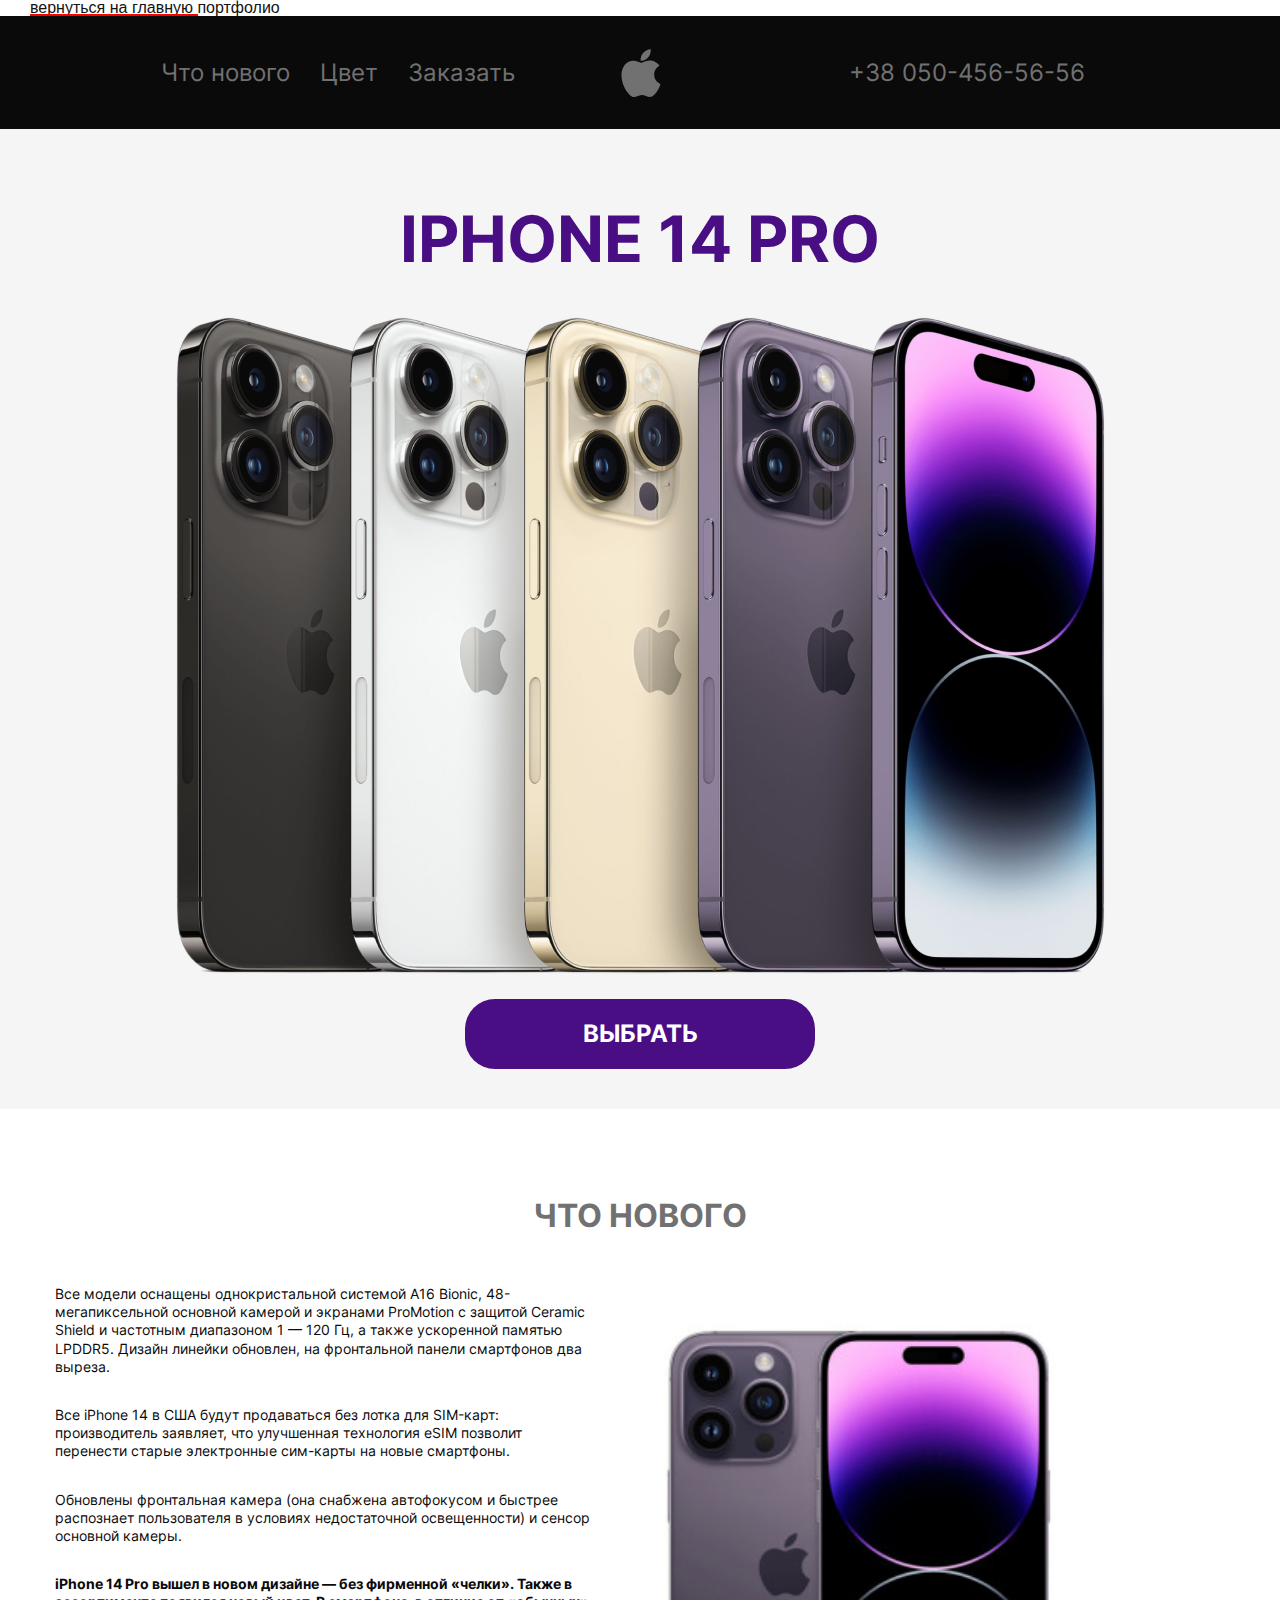
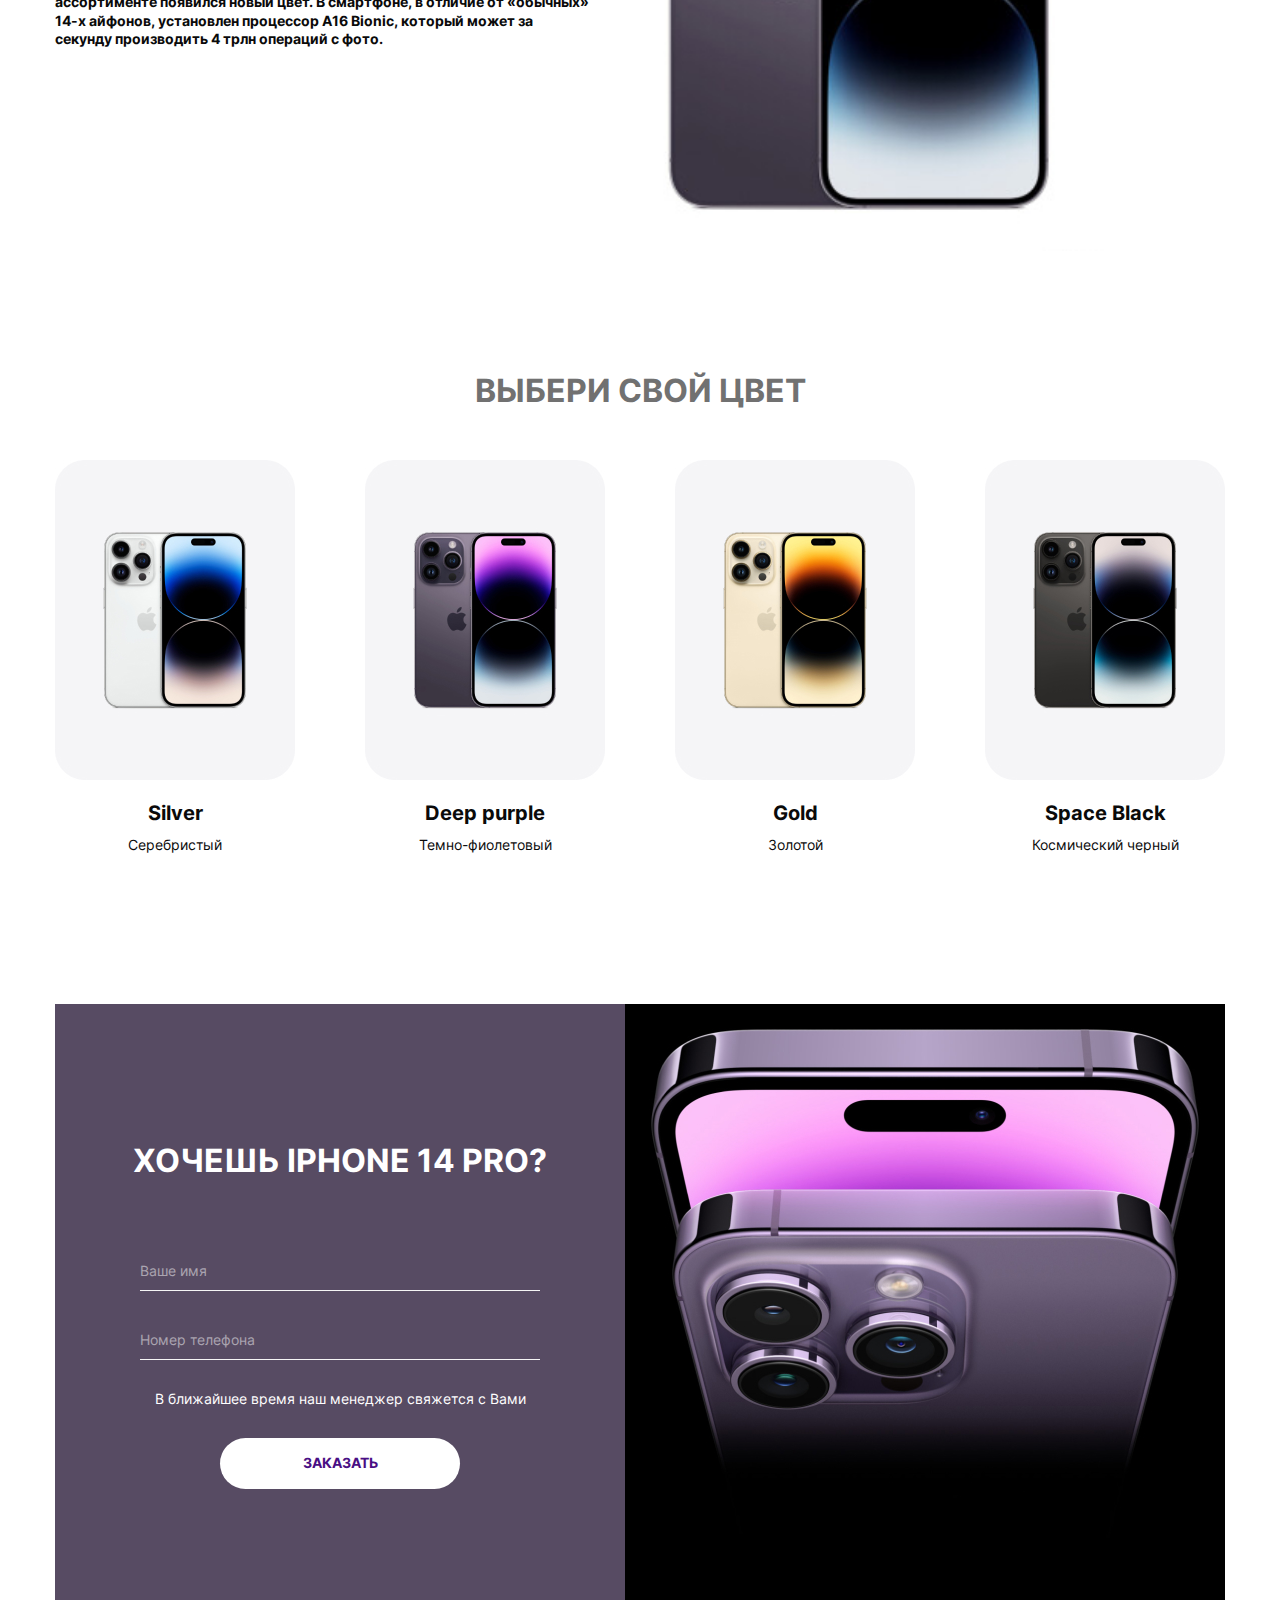
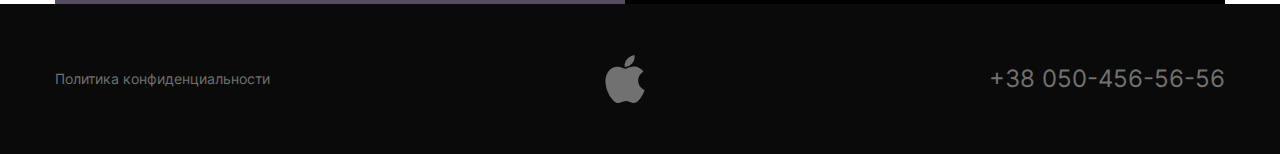
<file: iphone-14/index-iphone.html>
<!doctype html>
<html lang="ru">
  <head>
  <meta charset="UTF-8">
  <meta http-equiv="X-UA-Compatible" content="IE=edge">
  <meta name="viewport" content="width=device-width,initial-scale=1">
  <title>Главная</title>
  <link rel="stylesheet" href="css/style.min.css">
</head>
  <body>
    <div class="portfolio-start">
      <a href="../index.html">вернуться на главную портфолио</a>
    </div>
    <div class="wrapper">
      <header class="header">
  <div class="container">
    <div class="header__inner">
      <ul class="header__list">
        <li class="header__list-item">
          <a class="header__list-link" href="#">Что нового</a>
        </li>
        <li class="header__list-item">
          <a class="header__list-link" href="#">Цвет</a>
        </li>
        <li class="header__list-item">
          <a class="header__list-link" href="#">Заказать</a>
        </li>
      </ul>
      <div class="logo">
        <img class="logo__img" src="images/Group.svg" alt="logo">
      </div>
      <div class="header__phone">
        <a href="tel:+380504565656">+38 050-456-56-56</a>
      </div>
    </div>
  </div>
</header>
      <main class="page">
        <div data-observ></div>
        <section class="top">
  <div class="container">
    <div class="top__inner">
      <h1 class="top__title">
        IPHONE 14 PRO
      </h1>
      <div class="top__img">
        <img src="images/top.png" alt="image">
      </div>
      <div class="top__button">
        <a href="#">ВЫБРАТЬ</a>
      </div>
    </div>
  </div>
</section>
<section class="novelties">
  <div class="container">
    <div class="novelties__inner">
      <h3 class="novelties__title">ЧТО НОВОГО</h3>
      <div class="novelties__content">
        <ul class="novelties__list">
          <li class="novelties__list-item">
            <p>
              Все модели оснащены однокристальной системой A16 Bionic, 48-мегапиксельной основной камерой и экранами ProMotion с защитой Ceramic Shield и частотным диапазоном 1 — 120 Гц, а также ускоренной памятью LPDDR5. Дизайн линейки обновлен, на фронтальной панели смартфонов два выреза. 
            </p>
          </li>
          <li class="novelties__list-item">
            <p>
              Все iPhone 14 в США будут продаваться без лотка для SIM-карт: производитель заявляет, что улучшенная технология eSIM позволит перенести старые электронные сим-карты на новые смартфоны.
            </p>
          </li>
          <li class="novelties__list-item">
            <p>
              Обновлены фронтальная камера (она снабжена автофокусом и быстрее распознает пользователя в условиях недостаточной освещенности) и сенсор основной камеры.
            </p>
          </li>
          <li class="novelties__list-item">
            <b>
              iPhone 14 Pro вышел в новом дизайне — без фирменной «челки». Также в ассортименте появился новый цвет. В смартфоне, в отличие от «обычных» 14-х айфонов, установлен процессор A16 Bionic, который может за секунду производить 4 трлн операций с фото.
            </b>
          </li>
        </ul>
        <img class="novelties__img" src="images/novelties.jpg" alt="image">
      </div>
    </div>
  </div>
</section>
<section class="choice">
  <div class="container">
    <div class="choice__inner">
      <h3 class="choice__title">ВЫБЕРИ СВОЙ ЦВЕТ</h3>
      <div class="choice__content">
        <ul class="choice__list">
          <li class="choice__list-item">
            <a class="choice__list-link" href="#">
              <img class="choice__img" src="images/silver 1.jpg" alt="image">
            </a>
            <h6 class="choice__list-title">Silver</h6>
            <p class="choice__list-text">Серебристый</p>
          </li>
          <li class="choice__list-item">
            <a class="choice__list-link" href="#">
              <img class="choice__img" src="images/purple.jpg" alt="image">
            </a>
            <h6 class="choice__list-title">Deep purple</h6>
            <p class="choice__list-text">Темно-фиолетовый</p>
          </li>
          <li class="choice__list-item">
            <a class="choice__list-link" href="#">
              <img class="choice__img" src="images/gold.jpg" alt="image">
            </a>
            <h6 class="choice__list-title">Gold</h6>
            <p class="choice__list-text">Золотой</p>
          </li>
          <li class="choice__list-item">
            <a class="choice__list-link" href="#">
              <img class="choice__img" src="images/black.jpg" alt="image">
            </a>
            <h6 class="choice__list-title">Space Black</h6>
            <p class="choice__list-text">Космический черный</p>
          </li>
        </ul>
      </div>
    </div>
  </div>
</section>
<section class="contacts">
  <div class="container">
    <div class="contacts__inner">
      <div class="contacts__form">
        <h6 class="contacts__title">ХОЧЕШЬ IPHONE 14 PRO?</h6>
        <input class="contacts__name" type="name" placeholder="Ваше имя">
        <input class="contacts__phone" type="phone" placeholder="Номер телефона">
        <p class="contacts__text">
          В ближайшее время наш менеджер свяжется с Вами
        </p>
        <button class="contacts__btn">ЗАКАЗАТЬ</button>
      </div>
      <div class="contacts__img">
        <img src="images/contact.jpg" alt="img">
      </div>
    </div>
  </div>
</section>
      </main>
      <footer class="footer">
  <div class="container">
    <div class="footer__inner">
      <div class="footer__conf">
        <a href="#">
          Политика конфиденциальности
        </a>
      </div>
      <div class="footer__logo">
        <a href="#">
          <img class="logo__img" src="images/Group.svg" alt="logo">
        </a>
      </div>
      <div class="footer__phone">
        <a href="tel:+380504565656">+38 050-456-56-56</a>
      </div>
    </div>
  </div>
</footer>
    </div>
    <script src="js/app.min.js"></script>
  </body>
</html>
</file>
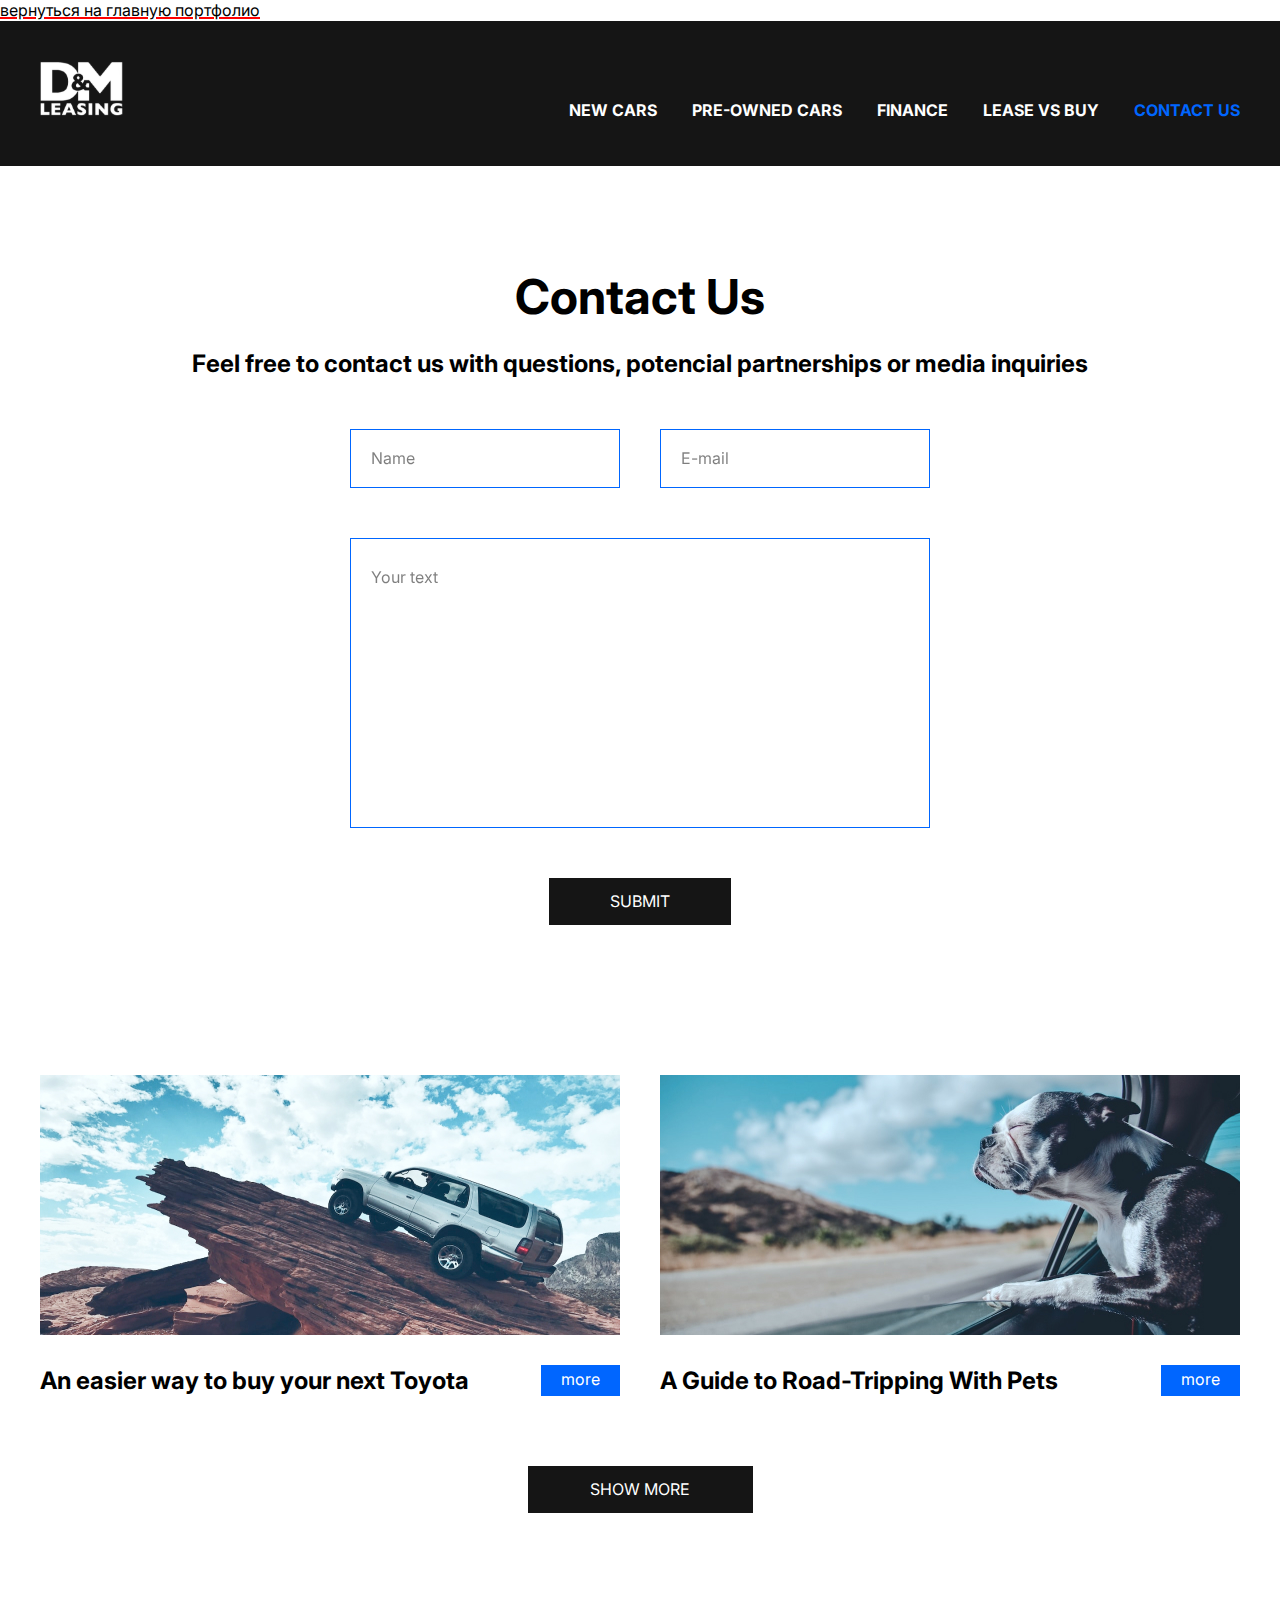
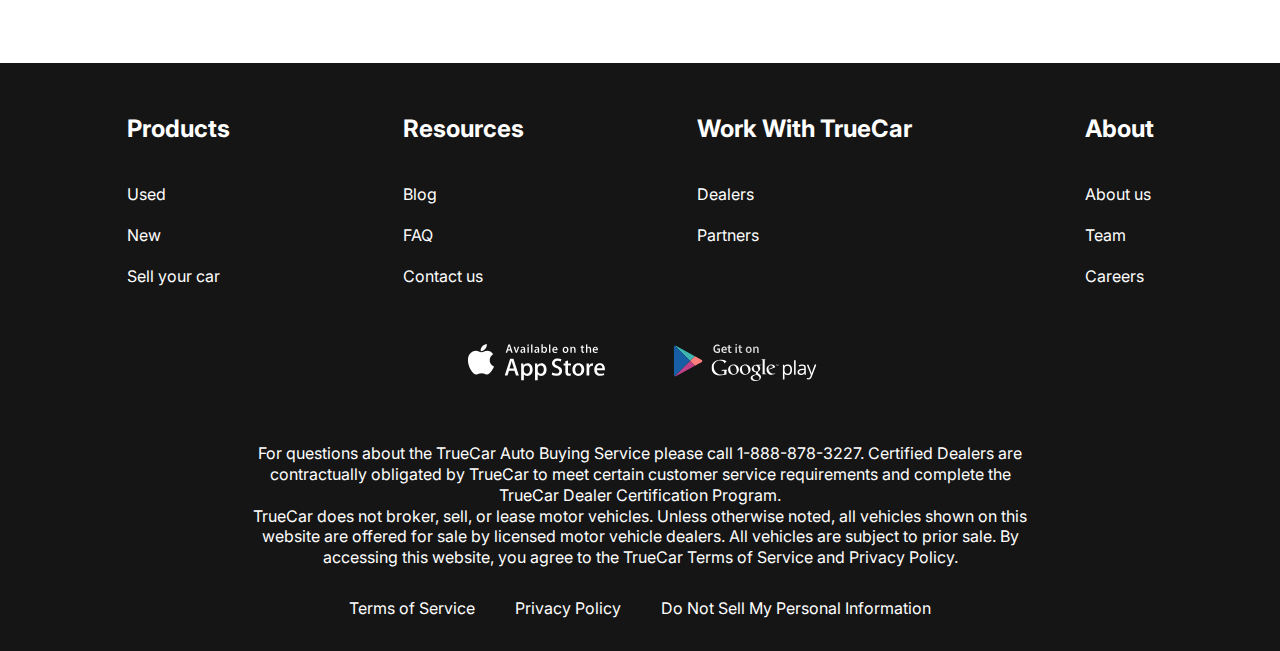
<file: lease-cars/contacts.html>
<!DOCTYPE html>
<html lang="en">
<head>
  <meta charset="UTF-8">
  <meta http-equiv="X-UA-Compatible" content="IE=edge">
  <meta name="viewport" content="width=device-width, initial-scale=1.0">
  <title>Document</title>
  <link rel="preconnect" href="https://fonts.googleapis.com">
  <link rel="preconnect" href="https://fonts.gstatic.com" crossorigin>
  <link href="https://fonts.googleapis.com/css2?family=Inter:wght@400;700&display=swap" rel="stylesheet">
  <link rel="stylesheet" href="css/style.css">
</head>
<body>
  <div class="portfolio-start">
    <a href="../index.html">вернуться на главную портфолио</a>
  </div>

  <div class="wrapper">

    <header class="header">
      <div class="container">
        <div class="header__inner">
          <a class="logo" href="index-lease.html">
            <img class="logo__img" src="images/logo.svg" alt="">
          </a>
          <nav class="menu">
            <button class="menu__btn">
              <span></span>
              <span></span>
              <span></span>
            </button>
            <ul class="menu__list">
              <li class="menu__list-item">
                <a class="menu__list-link" href="new-cars.html">NEW CARS</a>
              </li>
              <li class="menu__list-item">
                <a class="menu__list-link" href="#">PRE-OWNED CARS</a>
              </li>
              <li class="menu__list-item">
                <a class="menu__list-link" href="#">FINANCE</a>
              </li>
              <li class="menu__list-item">
                <a class="menu__list-link" href="#">LEASE VS BUY</a>
              </li>
              <li class="menu__list-item">
                <a class="menu__list-link menu__list-link--active" href="#">CONTACT US</a>
              </li>
            </ul>
          </nav>
        </div>
      </div>
    </header>
    <main class="main">
      <section class="contacts">
        <div class="container">
          <h2 class="section-title contacts__title">Contact Us</h2>
          <p class="contacts__text">
            Feel free to contact us with questions, potencial partnerships or media inquiries
          </p>
          <form class="form" action="">
            <input class="form__input" type="text" placeholder="Name">
            <input class="form__input" type="email" placeholder="E-mail">
            <textarea class="form__textarea" placeholder="Your text"></textarea>
            <button class="form__btn" type="submit">SUBMIT</button>
          </form>
        </div>
      </section>
      <section class="blog">
        <div class="container">
          <div class="blog__items">
            <div class="blog__item">
              <img class="blog__item-img" src="images/blog/blog-1.jpg" alt="image">
              <h4 class="blog__item-title">
                An easier way to buy your next Toyota
              </h4>
              <a class="blog__item-link" href="#">more</a>
            </div>
            <div class="blog__item">
              <img class="blog__item-img" src="images/blog/blog-2.jpg" alt="image">
              <h4 class="blog__item-title">
                A Guide to Road-Tripping With Pets
              </h4>
              <a class="blog__item-link" href="#">more</a>
            </div>
          </div>
          <a class="showmore-link" href="#">SHOW MORE</a>
        </div>
      </section>
    </main>
    <footer class="footer">
      <div class="container">
        <nav class="footer__menu">
          <ul class="footer__menu-list">
            <li class="footer__menu-item">
              <p class="footer__menu-title">Products</p>
            </li>
            <li class="footer__menu-item">
              <a class="footer__menu-link" href="#">Used</a>
            </li>
            <li class="footer__menu-item">
              <a class="footer__menu-link" href="#">New</a>
            </li>
            <li class="footer__menu-item">
              <a class="footer__menu-link" href="#">Sell your car</a>
            </li>
          </ul>
          <ul class="footer__menu-list">
            <li class="footer__menu-item">
              <p class="footer__menu-title">Resources</p>
            </li>
            <li class="footer__menu-item">
              <a class="footer__menu-link" href="#">Blog</a>
            </li>
            <li class="footer__menu-item">
              <a class="footer__menu-link" href="#">FAQ</a>
            </li>
            <li class="footer__menu-item">
              <a class="footer__menu-link" href="#">Contact us</a>
            </li>
          </ul>
          <ul class="footer__menu-list">
            <li class="footer__menu-item">
              <p class="footer__menu-title">Work With TrueCar</p>
            </li>
            <li class="footer__menu-item">
              <a class="footer__menu-link" href="#">Dealers</a>
            </li>
            <li class="footer__menu-item">
              <a class="footer__menu-link" href="#">Partners</a>
            </li>
          </ul>
          <ul class="footer__menu-list">
            <li class="footer__menu-item">
              <p class="footer__menu-title">About</p>
            </li>
            <li class="footer__menu-item">
              <a class="footer__menu-link" href="#">About us</a>
            </li>
            <li class="footer__menu-item">
              <a class="footer__menu-link" href="#">Team</a>
            </li>
            <li class="footer__menu-item">
              <a class="footer__menu-link" href="#">Careers</a>
            </li>
          </ul>
        </nav>
        <ul class="app">
          <li class="app__item">
            <a class="app__item-link" href="#">
              <img class="app__item-img" src="images/appstore.svg" alt="">
            </a>
          </li>
          <li class="app__item">
            <a class="app__item-link" href="#">
              <img class="app__item-img" src="images/googleplay.svg" alt="">
            </a>
          </li>
        </ul>
        <div class="footer__copy">
          <p class="footer__copy-text">
            For questions about the TrueCar Auto Buying Service please call 1-888-878-3227.
            Certified Dealers are contractually obligated by TrueCar to meet certain customer service requirements and complete the TrueCar Dealer Certification Program.
          </p>
          <p class="footer__copy-text">
            TrueCar does not broker, sell, or lease motor vehicles. Unless otherwise noted, all vehicles shown on this website are offered for sale by licensed motor vehicle dealers. All vehicles are subject to prior sale. By accessing this website, you agree to the TrueCar Terms of Service and Privacy Policy.
          </p>
        </div>
        <nav class="copy__nav">
          <ul class="copy__nav-list">
            <li class="copy__nav-item">
              <a class="copy__nav-link" href="#">Terms of Service</a>
            </li>
            <li class="copy__nav-item">
              <a class="copy__nav-link" href="#">Privacy Policy</a>
            </li>
            <li class="copy__nav-item">
              <a class="copy__nav-link" href="#">Do Not Sell My Personal Information</a>
            </li>
          </ul>
        </nav>
      </div>
    </footer>
  </div>
  <script src="js/main.js"></script>
</body>
</html>
</file>
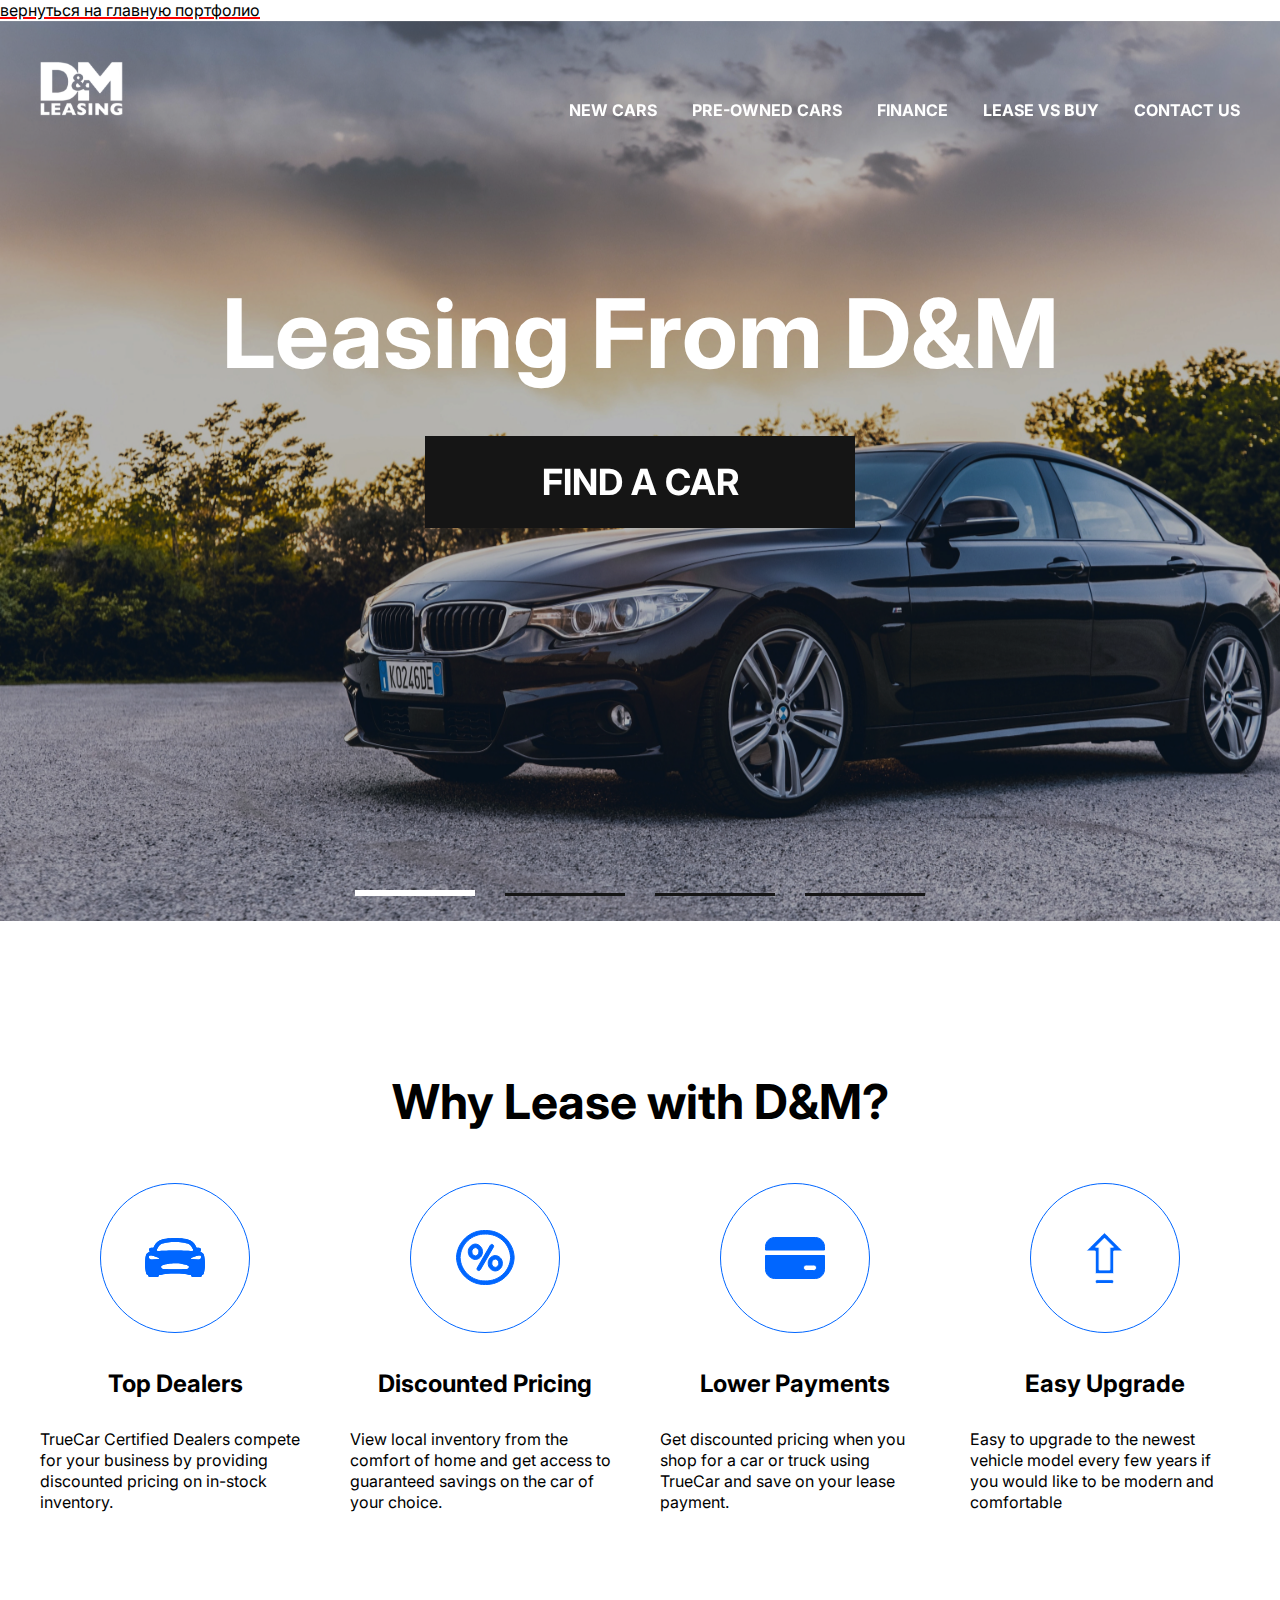
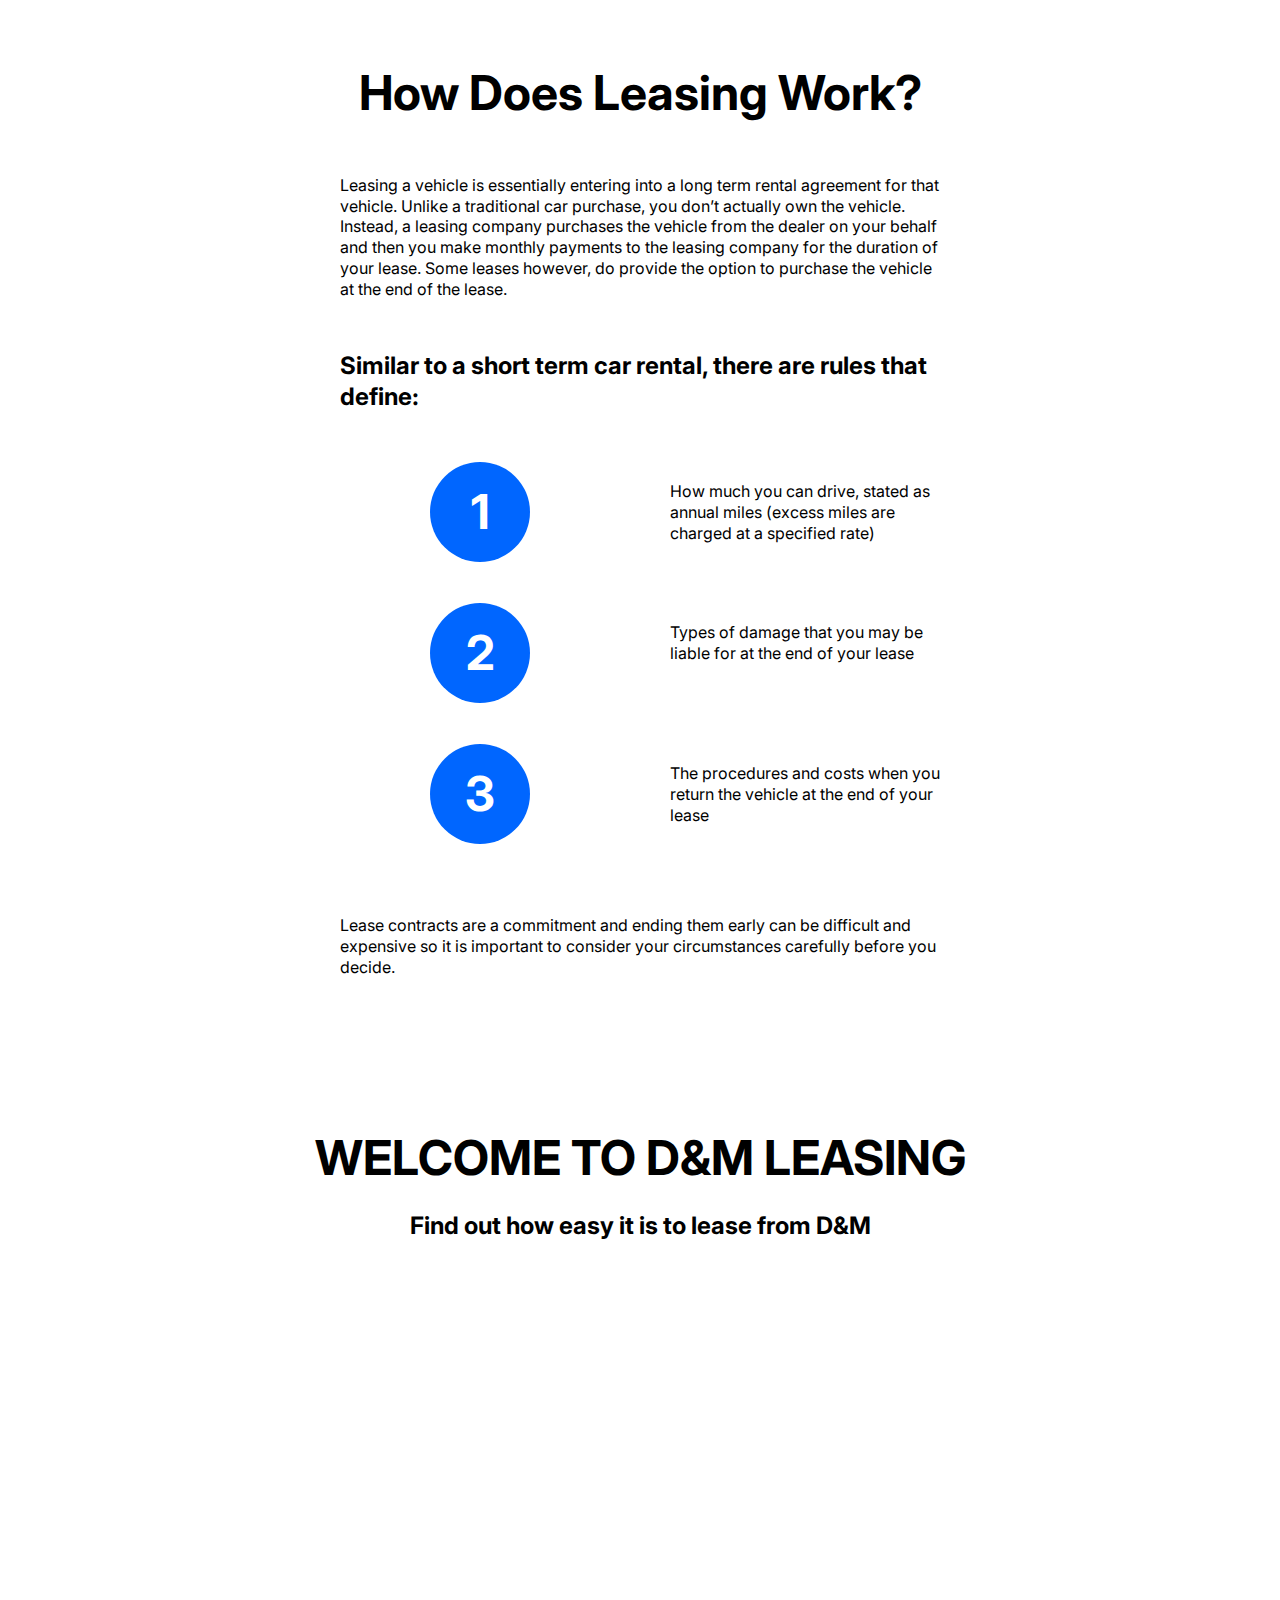
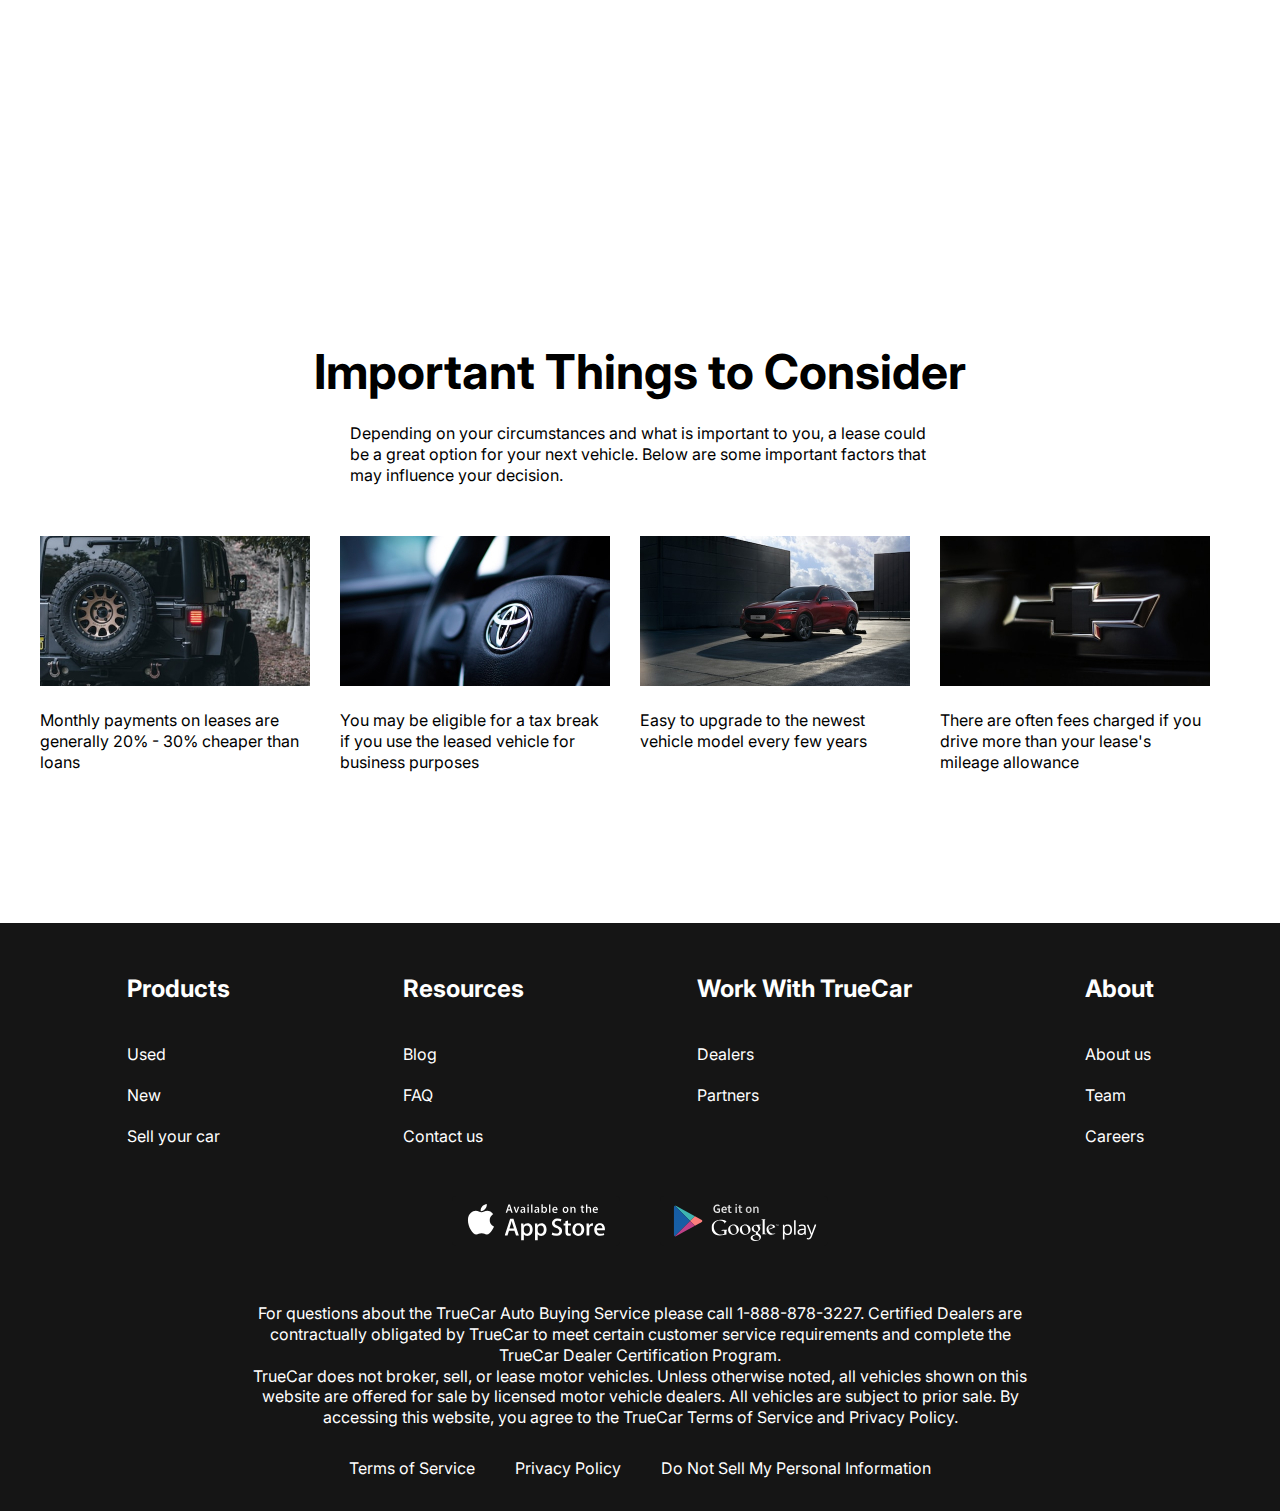
<file: lease-cars/index-lease.html>
<!DOCTYPE html>
<html lang="en">
<head>
  <meta charset="UTF-8">
  <meta http-equiv="X-UA-Compatible" content="IE=edge">
  <meta name="viewport" content="width=device-width, initial-scale=1.0">
  <title>Document</title>
  <link rel="preconnect" href="https://fonts.googleapis.com">
  <link rel="preconnect" href="https://fonts.gstatic.com" crossorigin>
  <link href="https://fonts.googleapis.com/css2?family=Inter:wght@400;700&display=swap" rel="stylesheet">
  <link rel="stylesheet" href="https://cdn.jsdelivr.net/npm/swiper@9/swiper-bundle.min.css"/>
  <link rel="stylesheet" href="css/style.css">
</head>
<body>
  <div class="portfolio-start">
    <a href="../index.html">вернуться на главную портфолио</a>
  </div>
  <div class="wrapper">
    <header class="header header-main">
      <div class="container">
        <div class="header__inner">
          <a class="logo" href="index-lease.html">
            <img class="logo__img" src="images/logo.svg" alt="">
          </a>
          <nav class="menu">
            <button class="menu__btn">
              <span></span>
              <span></span>
              <span></span>
            </button>
            <ul class="menu__list">
              <li class="menu__list-item">
                <a class="menu__list-link" href="new-cars.html">NEW CARS</a>
              </li>
              <li class="menu__list-item">
                <a class="menu__list-link" href="#">PRE-OWNED CARS</a>
              </li>
              <li class="menu__list-item">
                <a class="menu__list-link" href="#">FINANCE</a>
              </li>
              <li class="menu__list-item">
                <a class="menu__list-link" href="#">LEASE VS BUY</a>
              </li>
              <li class="menu__list-item">
                <a class="menu__list-link" href="contacts.html">CONTACT US</a>
              </li>
            </ul>
          </nav>
        </div>
      </div>
    </header>
    <main class="main">
      <section class="top">
        <div class="container">
          <h1 class="title">Leasing From D&M</h1>
          <a class="top__link" href="new-cars.html">FIND A CAR</a>
        </div>
      </section>
      <div class="slider">
        <div class="swiper">
          <div class="swiper-wrapper">
            <div class="swiper-slide" style="background-image: url(./images/top-slider/slide-1.jpg);"></div>
            <div class="swiper-slide" style="background-image: url(./images/top-slider/slide-2.jpg);"></div>
            <div class="swiper-slide" style="background-image: url(./images/top-slider/slide-1.jpg);"></div>
            <div class="swiper-slide" style="background-image: url(./images/top-slider/slide-2.jpg);"></div>
          </div>
          <div class="swiper-pagination"></div>
        </div>
      </div>
      <section class="why-lease">
        <div class="container">
          <h2 class="section-title">Why Lease with D&M?</h2>
          <ul class="why-lease__list">
            <li class="why-lease__item">
              <img class="why-lease__item-img" src="images/why-lease/why-lease-1.svg" alt="">
              <h3 class="why-lease__item-title">Top Dealers</h3>
              <p class="why-lease__item-text">
                TrueCar Certified Dealers compete for your business by providing discounted pricing on in-stock inventory.
              </p>
            </li>
            <li class="why-lease__item">
              <img class="why-lease__item-img" src="images/why-lease/why-lease-2.svg" alt="">
              <h3 class="why-lease__item-title">Discounted Pricing</h3>
              <p class="why-lease__item-text">
                View local inventory from the comfort of home and get access to guaranteed savings on the car of your choice.
              </p>
            </li>
            <li class="why-lease__item">
              <img class="why-lease__item-img" src="images/why-lease/why-lease-3.svg" alt="">
              <h3 class="why-lease__item-title">Lower Payments</h3>
              <p class="why-lease__item-text">
                Get discounted pricing when you shop for a car or truck using TrueCar and save on your lease payment.
              </p>
            </li>
            <li class="why-lease__item">
              <img class="why-lease__item-img" src="images/why-lease/why-lease-4.svg" alt="">
              <h3 class="why-lease__item-title">Easy Upgrade</h3>
              <p class="why-lease__item-text">
                Easy to upgrade to the newest vehicle model every few years if you would like to be modern and comfortable
              </p>
            </li>
          </ul>
        </div>
      </section>
      <section class="how-does">
        <div class="container">
          <div class="how-does__inner">
            <h2 class="section-title">How Does Leasing Work?</h2>
            <p class="how-does__text">
              Leasing a vehicle is essentially entering into a long term rental agreement for that vehicle. Unlike a traditional car purchase, you don’t actually own the vehicle. Instead, a leasing company purchases the vehicle from the dealer on your behalf and then you make monthly payments to the leasing company for the duration of your lease. Some leases however, do provide the option to purchase the vehicle at the end of the lease.
            </p>
            <h4 class="how-does__title">
              Similar to a short term car rental, there are rules that define:
            </h4>
            <ol class="how-does__list">
              <li class="how-does__item">
                How much you can drive, stated as annual miles (excess miles are charged at a specified rate)
              </li>
              <li class="how-does__item">
                Types of damage that you may be liable for at the end of your lease
              </li>
              <li class="how-does__item">
                The procedures and costs when you return the vehicle at the end of your lease
              </li>
            </ol>
            <p class="how-does__text">
              Lease contracts are a commitment and ending them early can be difficult and expensive so it is important to consider your circumstances carefully before you decide.
            </p>
          </div>
        </div>
      </section>
      <section class="video">
        <div class="container">
          <h2 class="section-title video__title">WELCOME TO D&M LEASING</h2>
          <p class="video__text">
            Find out how easy it is to lease from D&M
          </p>
          <iframe class="video__content" width="1000" height="500" src="https://www.youtube.com/embed/AJ6lpxn714o" title="YouTube video player" frameborder="0" allow="accelerometer; autoplay; clipboard-write; encrypted-media; gyroscope; picture-in-picture; web-share" allowfullscreen></iframe>
        </div>
      </section>
      <section class="important">
        <div class="container">
          <h2 class="section-title important__title">
            Important Things to Consider
          </h2>
          <p class="important__text">
            Depending on your circumstances and what is important to you, a lease could be a great option for your next vehicle. Below are some important factors that may influence your decision.
          </p>
          <ul class="important__list">
            <li class="important__item">
              <img class="important__item-img" src="images/important/imp-1.jpg" alt="image">
              <p class="important__item-text">
                Monthly payments on leases are generally 20% - 30% cheaper than loans
              </p>
            </li>
            <li class="important__item">
              <img class="important__item-img" src="images/important/imp-2.jpg" alt="image">
              <p class="important__item-text">
                You may be eligible for a tax break if you use the leased vehicle for business purposes
              </p>
            </li>
            <li class="important__item">
              <img class="important__item-img" src="images/important/imp-3.jpg" alt="image">
              <p class="important__item-text">
                Easy to upgrade to the newest vehicle model every few years
              </p>
            </li>
            <li class="important__item">
              <img class="important__item-img" src="images/important/imp-4.jpg" alt="image">
              <p class="important__item-text">
                There are often fees charged if you drive more than your lease's mileage allowance
              </p>
            </li>
          </ul>
        </div>
      </section>
    </main>
    <footer class="footer">
      <div class="container">
        <nav class="footer__menu">
          <ul class="footer__menu-list">
            <li class="footer__menu-item">
              <p class="footer__menu-title">Products</p>
            </li>
            <li class="footer__menu-item">
              <a class="footer__menu-link" href="#">Used</a>
            </li>
            <li class="footer__menu-item">
              <a class="footer__menu-link" href="#">New</a>
            </li>
            <li class="footer__menu-item">
              <a class="footer__menu-link" href="#">Sell your car</a>
            </li>
          </ul>
          <ul class="footer__menu-list">
            <li class="footer__menu-item">
              <p class="footer__menu-title">Resources</p>
            </li>
            <li class="footer__menu-item">
              <a class="footer__menu-link" href="#">Blog</a>
            </li>
            <li class="footer__menu-item">
              <a class="footer__menu-link" href="#">FAQ</a>
            </li>
            <li class="footer__menu-item">
              <a class="footer__menu-link" href="#">Contact us</a>
            </li>
          </ul>
          <ul class="footer__menu-list">
            <li class="footer__menu-item">
              <p class="footer__menu-title">Work With TrueCar</p>
            </li>
            <li class="footer__menu-item">
              <a class="footer__menu-link" href="#">Dealers</a>
            </li>
            <li class="footer__menu-item">
              <a class="footer__menu-link" href="#">Partners</a>
            </li>
          </ul>
          <ul class="footer__menu-list">
            <li class="footer__menu-item">
              <p class="footer__menu-title">About</p>
            </li>
            <li class="footer__menu-item">
              <a class="footer__menu-link" href="#">About us</a>
            </li>
            <li class="footer__menu-item">
              <a class="footer__menu-link" href="#">Team</a>
            </li>
            <li class="footer__menu-item">
              <a class="footer__menu-link" href="#">Careers</a>
            </li>
          </ul>
        </nav>
        <ul class="app">
          <li class="app__item">
            <a class="app__item-link" href="#">
              <img class="app__item-img" src="images/appstore.svg" alt="">
            </a>
          </li>
          <li class="app__item">
            <a class="app__item-link" href="#">
              <img class="app__item-img" src="images/googleplay.svg" alt="">
            </a>
          </li>
        </ul>
        <div class="footer__copy">
          <p class="footer__copy-text">
            For questions about the TrueCar Auto Buying Service please call 1-888-878-3227.
            Certified Dealers are contractually obligated by TrueCar to meet certain customer service requirements and complete the TrueCar Dealer Certification Program.
          </p>
          <p class="footer__copy-text">
            TrueCar does not broker, sell, or lease motor vehicles. Unless otherwise noted, all vehicles shown on this website are offered for sale by licensed motor vehicle dealers. All vehicles are subject to prior sale. By accessing this website, you agree to the TrueCar Terms of Service and Privacy Policy.
          </p>
        </div>
        <nav class="copy__nav">
          <ul class="copy__nav-list">
            <li class="copy__nav-item">
              <a class="copy__nav-link" href="#">Terms of Service</a>
            </li>
            <li class="copy__nav-item">
              <a class="copy__nav-link" href="#">Privacy Policy</a>
            </li>
            <li class="copy__nav-item">
              <a class="copy__nav-link" href="#">Do Not Sell My Personal Information</a>
            </li>
          </ul>
        </nav>
      </div>
    </footer>
  </div>

  <script src="https://cdn.jsdelivr.net/npm/swiper@9/swiper-bundle.min.js"></script>
  <script src="js/main.js"></script>
</body>
</html>
</file>
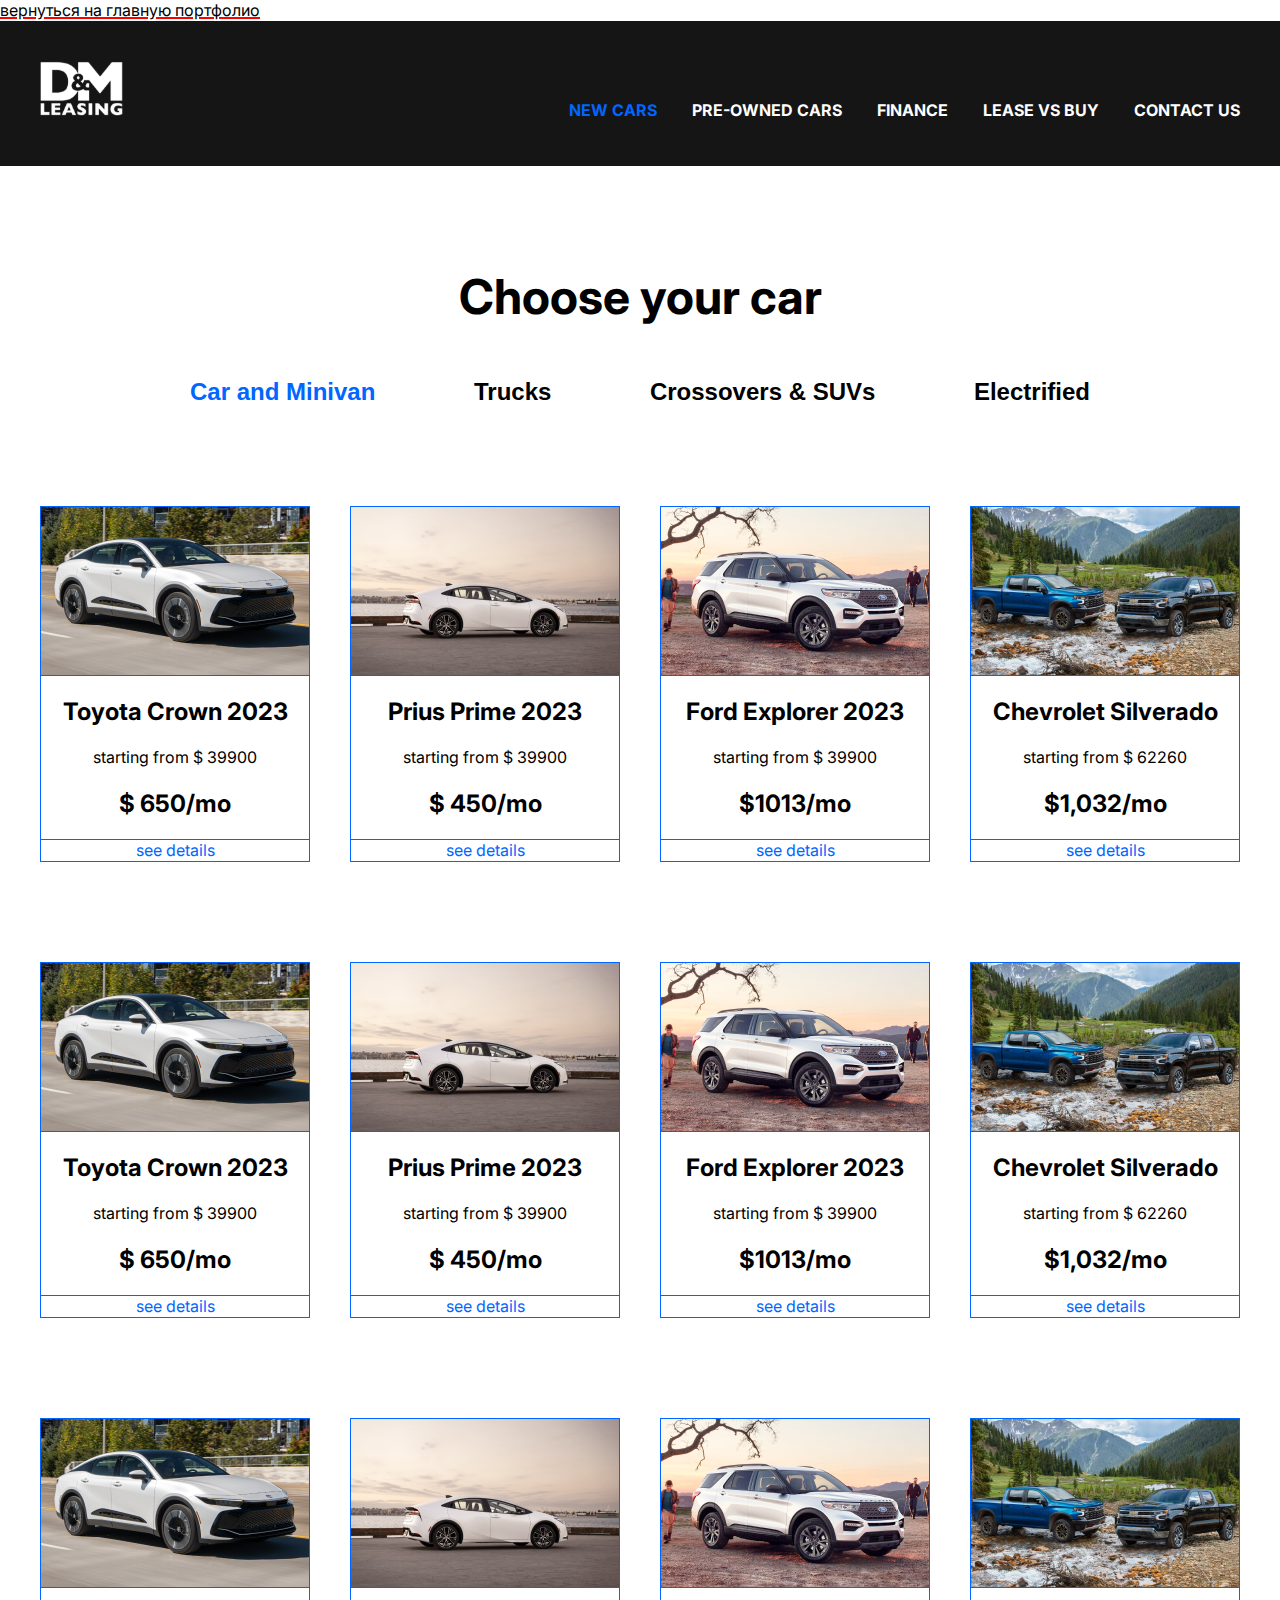
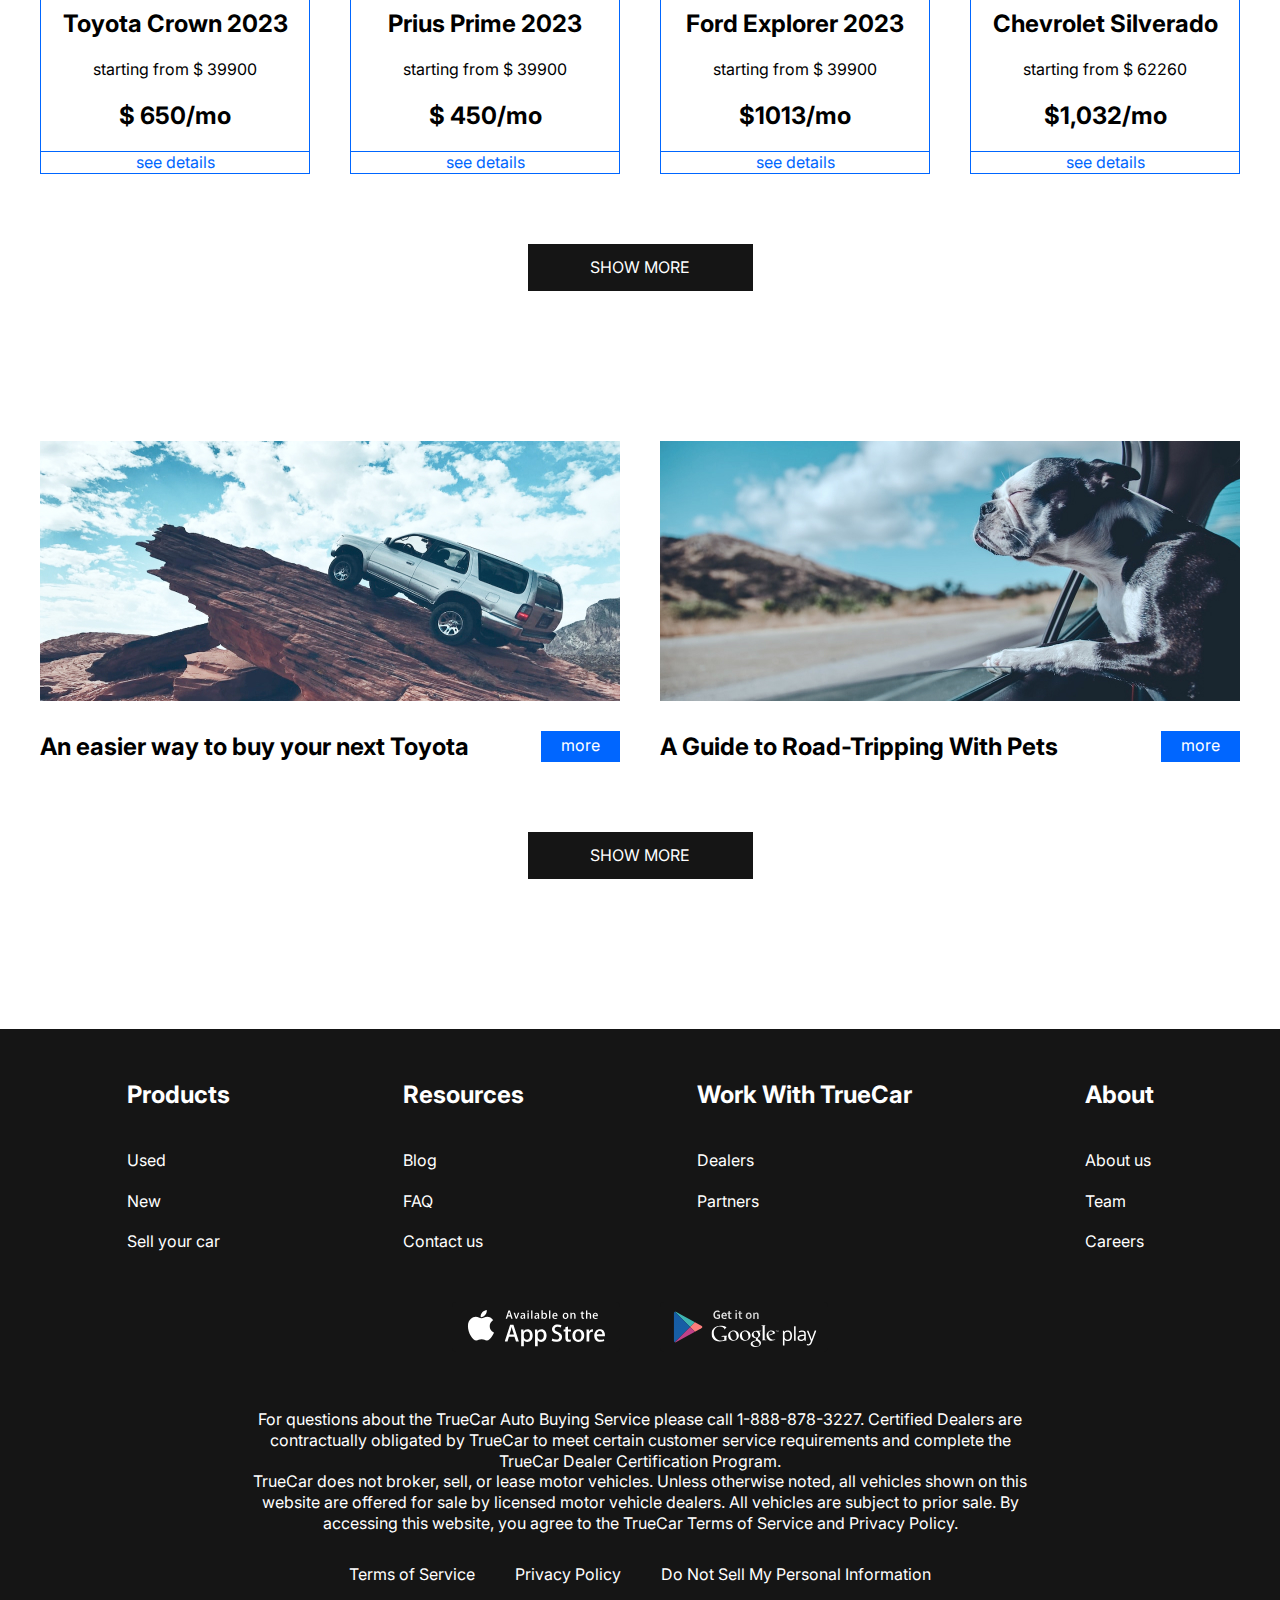
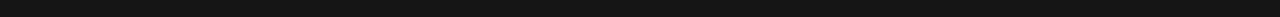
<file: lease-cars/new-cars.html>
<!DOCTYPE html>
<html lang="en">
<head>
  <meta charset="UTF-8">
  <meta http-equiv="X-UA-Compatible" content="IE=edge">
  <meta name="viewport" content="width=device-width, initial-scale=1.0">
  <title>Document</title>
  <link rel="preconnect" href="https://fonts.googleapis.com">
  <link rel="preconnect" href="https://fonts.gstatic.com" crossorigin>
  <link href="https://fonts.googleapis.com/css2?family=Inter:wght@400;700&display=swap" rel="stylesheet">
  <link rel="stylesheet" href="css/style.css">
</head>
<body>
  <div class="portfolio-start">
    <a href="../">вернуться на главную портфолио</a>
  </div>

  <div class="wrapper">
    <header class="header">
      <div class="container">
        <div class="header__inner">
          <a class="logo" href="index-lease.html">
            <img class="logo__img" src="images/logo.svg" alt="">
          </a>
          <nav class="menu">
            <button class="menu__btn">
              <span></span>
              <span></span>
              <span></span>
            </button>
            <ul class="menu__list">
              <li class="menu__list-item">
                <a class="menu__list-link menu__list-link--active" href="#">NEW CARS</a>
              </li>
              <li class="menu__list-item">
                <a class="menu__list-link" href="#">PRE-OWNED CARS</a>
              </li>
              <li class="menu__list-item">
                <a class="menu__list-link" href="#">FINANCE</a>
              </li>
              <li class="menu__list-item">
                <a class="menu__list-link" href="#">LEASE VS BUY</a>
              </li>
              <li class="menu__list-item">
                <a class="menu__list-link" href="contacts.html">CONTACT US</a>
              </li>
            </ul>
          </nav>
        </div>
      </div>
    </header>
    <main class="main">
      <section class="choose">
        <div class="container">
          <h2 class="section-title">Choose your car</h2>
          <div class="tabs">
            <div class="tabs__btn">
              <button class="tabs__btn-item tabs__btn-item--active" data-button="content-1">Car and Minivan</button>
              <button class="tabs__btn-item" data-button="content-2">Trucks</button>
              <button class="tabs__btn-item" data-button="content-3">Crossovers & SUVs</button>
              <button class="tabs__btn-item" data-button="content-4">Electrified</button>
            </div>
            <div class="tabs__content">
              <div class="tabs__content-item tabs__content-item--active" id="content-1">               
                <div class="card">
                  <img class="card__img" src="images/card/card-1.jpg" alt="image">
                  <div class="card__content">
                    <h4 class="card__title">Toyota Crown 2023</h4>
                    <p class="card__text">starting from $ 39900</p>
                    <p class="card__price">$ 650/mo</p>
                  </div>
                  <a class="card__link" href="#">see details</a>
                </div>
                <div class="card">
                  <img class="card__img" src="images/card/card-2.jpg" alt="image">
                  <div class="card__content">
                    <h4 class="card__title">Prius Prime 2023</h4>
                    <p class="card__text">starting from $ 39900</p>
                    <p class="card__price"> $ 450/mo</p>
                  </div>
                  <a class="card__link" href="#">see details</a>
                </div>
                <div class="card">
                  <img class="card__img" src="images/card/card-3.jpg" alt="image">
                  <div class="card__content">
                    <h4 class="card__title">Ford Explorer 2023</h4>
                    <p class="card__text">starting from $ 39900</p>
                    <p class="card__price">$1013/mo</p>
                  </div>
                  <a class="card__link" href="#">see details</a>
                </div>
                <div class="card">
                  <img class="card__img" src="images/card/card-4.jpg" alt="image">
                  <div class="card__content">
                    <h4 class="card__title">Chevrolet Silverado</h4>
                    <p class="card__text">starting from $ 62260</p>
                    <p class="card__price">$1,032/mo</p>
                  </div>
                  <a class="card__link" href="#">see details</a>
                </div>
                <div class="card">
                  <img class="card__img" src="images/card/card-1.jpg" alt="image">
                  <div class="card__content">
                    <h4 class="card__title">Toyota Crown 2023</h4>
                    <p class="card__text">starting from $ 39900</p>
                    <p class="card__price">$ 650/mo</p>
                  </div>
                  <a class="card__link" href="#">see details</a>
                </div>
                <div class="card">
                  <img class="card__img" src="images/card/card-2.jpg" alt="image">
                  <div class="card__content">
                    <h4 class="card__title">Prius Prime 2023</h4>
                    <p class="card__text">starting from $ 39900</p>
                    <p class="card__price"> $ 450/mo</p>
                  </div>
                  <a class="card__link" href="#">see details</a>
                </div>
                <div class="card">
                  <img class="card__img" src="images/card/card-3.jpg" alt="image">
                  <div class="card__content">
                    <h4 class="card__title">Ford Explorer 2023</h4>
                    <p class="card__text">starting from $ 39900</p>
                    <p class="card__price">$1013/mo</p>
                  </div>
                  <a class="card__link" href="#">see details</a>
                </div>
                <div class="card">
                  <img class="card__img" src="images/card/card-4.jpg" alt="image">
                  <div class="card__content">
                    <h4 class="card__title">Chevrolet Silverado</h4>
                    <p class="card__text">starting from $ 62260</p>
                    <p class="card__price">$1,032/mo</p>
                  </div>
                  <a class="card__link" href="#">see details</a>
                </div>
                <div class="card">
                  <img class="card__img" src="images/card/card-1.jpg" alt="image">
                  <div class="card__content">
                    <h4 class="card__title">Toyota Crown 2023</h4>
                    <p class="card__text">starting from $ 39900</p>
                    <p class="card__price">$ 650/mo</p>
                  </div>
                  <a class="card__link" href="#">see details</a>
                </div>
                <div class="card">
                  <img class="card__img" src="images/card/card-2.jpg" alt="image">
                  <div class="card__content">
                    <h4 class="card__title">Prius Prime 2023</h4>
                    <p class="card__text">starting from $ 39900</p>
                    <p class="card__price"> $ 450/mo</p>
                  </div>
                  <a class="card__link" href="#">see details</a>
                </div>
                <div class="card">
                  <img class="card__img" src="images/card/card-3.jpg" alt="image">
                  <div class="card__content">
                    <h4 class="card__title">Ford Explorer 2023</h4>
                    <p class="card__text">starting from $ 39900</p>
                    <p class="card__price">$1013/mo</p>
                  </div>
                  <a class="card__link" href="#">see details</a>
                </div>
                <div class="card">
                  <img class="card__img" src="images/card/card-4.jpg" alt="image">
                  <div class="card__content">
                    <h4 class="card__title">Chevrolet Silverado</h4>
                    <p class="card__text">starting from $ 62260</p>
                    <p class="card__price">$1,032/mo</p>
                  </div>
                  <a class="card__link" href="#">see details</a>
                </div>
              </div>
              <div class="tabs__content-item" id="content-2">
                <div class="card">
                  <img class="card__img" src="images/card/card-2.jpg" alt="image">
                  <div class="card__content">
                    <h4 class="card__title">Prius Prime 2023</h4>
                    <p class="card__text">starting from $ 39900</p>
                    <p class="card__price"> $ 450/mo</p>
                  </div>
                  <a class="card__link" href="#">see details</a>
                </div>
                <div class="card">
                  <img class="card__img" src="images/card/card-3.jpg" alt="image">
                  <div class="card__content">
                    <h4 class="card__title">Ford Explorer 2023</h4>
                    <p class="card__text">starting from $ 39900</p>
                    <p class="card__price">$1013/mo</p>
                  </div>
                  <a class="card__link" href="#">see details</a>
                </div>
                <div class="card">
                  <img class="card__img" src="images/card/card-4.jpg" alt="image">
                  <div class="card__content">
                    <h4 class="card__title">Chevrolet Silverado</h4>
                    <p class="card__text">starting from $ 62260</p>
                    <p class="card__price">$1,032/mo</p>
                  </div>
                  <a class="card__link" href="#">see details</a>
                </div>
                <div class="card">
                  <img class="card__img" src="images/card/card-1.jpg" alt="image">
                  <div class="card__content">
                    <h4 class="card__title">Toyota Crown 2023</h4>
                    <p class="card__text">starting from $ 39900</p>
                    <p class="card__price">$ 650/mo</p>
                  </div>
                  <a class="card__link" href="#">see details</a>
                </div>
              </div>
              <div class="tabs__content-item" id="content-3">
                <div class="card">
                  <img class="card__img" src="images/card/card-2.jpg" alt="image">
                  <div class="card__content">
                    <h4 class="card__title">Prius Prime 2023</h4>
                    <p class="card__text">starting from $ 39900</p>
                    <p class="card__price"> $ 450/mo</p>
                  </div>
                  <a class="card__link" href="#">see details</a>
                </div>
                <div class="card">
                  <img class="card__img" src="images/card/card-3.jpg" alt="image">
                  <div class="card__content">
                    <h4 class="card__title">Ford Explorer 2023</h4>
                    <p class="card__text">starting from $ 39900</p>
                    <p class="card__price">$1013/mo</p>
                  </div>
                  <a class="card__link" href="#">see details</a>
                </div>
                <div class="card">
                  <img class="card__img" src="images/card/card-4.jpg" alt="image">
                  <div class="card__content">
                    <h4 class="card__title">Chevrolet Silverado</h4>
                    <p class="card__text">starting from $ 62260</p>
                    <p class="card__price">$1,032/mo</p>
                  </div>
                  <a class="card__link" href="#">see details</a>
                </div>
                <div class="card">
                  <img class="card__img" src="images/card/card-1.jpg" alt="image">
                  <div class="card__content">
                    <h4 class="card__title">Toyota Crown 2023</h4>
                    <p class="card__text">starting from $ 39900</p>
                    <p class="card__price">$ 650/mo</p>
                  </div>
                  <a class="card__link" href="#">see details</a>
                </div>
                <div class="card">
                  <img class="card__img" src="images/card/card-2.jpg" alt="image">
                  <div class="card__content">
                    <h4 class="card__title">Prius Prime 2023</h4>
                    <p class="card__text">starting from $ 39900</p>
                    <p class="card__price"> $ 450/mo</p>
                  </div>
                  <a class="card__link" href="#">see details</a>
                </div>
                <div class="card">
                  <img class="card__img" src="images/card/card-3.jpg" alt="image">
                  <div class="card__content">
                    <h4 class="card__title">Ford Explorer 2023</h4>
                    <p class="card__text">starting from $ 39900</p>
                    <p class="card__price">$1013/mo</p>
                  </div>
                  <a class="card__link" href="#">see details</a>
                </div>
                <div class="card">
                  <img class="card__img" src="images/card/card-4.jpg" alt="image">
                  <div class="card__content">
                    <h4 class="card__title">Chevrolet Silverado</h4>
                    <p class="card__text">starting from $ 62260</p>
                    <p class="card__price">$1,032/mo</p>
                  </div>
                  <a class="card__link" href="#">see details</a>
                </div>
                <div class="card">
                  <img class="card__img" src="images/card/card-1.jpg" alt="image">
                  <div class="card__content">
                    <h4 class="card__title">Toyota Crown 2023</h4>
                    <p class="card__text">starting from $ 39900</p>
                    <p class="card__price">$ 650/mo</p>
                  </div>
                  <a class="card__link" href="#">see details</a>
                </div>
              </div>
              <div class="tabs__content-item" id="content-4">
                <div class="card">
                  <img class="card__img" src="images/card/card-2.jpg" alt="image">
                  <div class="card__content">
                    <h4 class="card__title">Prius Prime 2023</h4>
                    <p class="card__text">starting from $ 39900</p>
                    <p class="card__price"> $ 450/mo</p>
                  </div>
                  <a class="card__link" href="#">see details</a>
                </div>
                <div class="card">
                  <img class="card__img" src="images/card/card-3.jpg" alt="image">
                  <div class="card__content">
                    <h4 class="card__title">Ford Explorer 2023</h4>
                    <p class="card__text">starting from $ 39900</p>
                    <p class="card__price">$1013/mo</p>
                  </div>
                  <a class="card__link" href="#">see details</a>
                </div>
                <div class="card">
                  <img class="card__img" src="images/card/card-4.jpg" alt="image">
                  <div class="card__content">
                    <h4 class="card__title">Chevrolet Silverado</h4>
                    <p class="card__text">starting from $ 62260</p>
                    <p class="card__price">$1,032/mo</p>
                  </div>
                  <a class="card__link" href="#">see details</a>
                </div>
                <div class="card">
                  <img class="card__img" src="images/card/card-1.jpg" alt="image">
                  <div class="card__content">
                    <h4 class="card__title">Toyota Crown 2023</h4>
                    <p class="card__text">starting from $ 39900</p>
                    <p class="card__price">$ 650/mo</p>
                  </div>
                  <a class="card__link" href="#">see details</a>
                </div>
              </div>
            </div>
          </div>
          <a class="showmore-link" href="#">SHOW MORE</a>
        </div>
      </section>
      <section class="blog">
        <div class="container">
          <div class="blog__items">
            <div class="blog__item">
              <img class="blog__item-img" src="images/blog/blog-1.jpg" alt="image">
              <h4 class="blog__item-title">
                An easier way to buy your next Toyota
              </h4>
              <a class="blog__item-link" href="#">more</a>
            </div>
            <div class="blog__item">
              <img class="blog__item-img" src="images/blog/blog-2.jpg" alt="image">
              <h4 class="blog__item-title">
                A Guide to Road-Tripping With Pets
              </h4>
              <a class="blog__item-link" href="#">more</a>
            </div>
          </div>
          <a class="showmore-link" href="#">SHOW MORE</a>
        </div>
      </section>
    </main>
    <footer class="footer">
      <div class="container">
        <nav class="footer__menu">
          <ul class="footer__menu-list">
            <li class="footer__menu-item">
              <p class="footer__menu-title">Products</p>
            </li>
            <li class="footer__menu-item">
              <a class="footer__menu-link" href="#">Used</a>
            </li>
            <li class="footer__menu-item">
              <a class="footer__menu-link" href="#">New</a>
            </li>
            <li class="footer__menu-item">
              <a class="footer__menu-link" href="#">Sell your car</a>
            </li>
          </ul>
          <ul class="footer__menu-list">
            <li class="footer__menu-item">
              <p class="footer__menu-title">Resources</p>
            </li>
            <li class="footer__menu-item">
              <a class="footer__menu-link" href="#">Blog</a>
            </li>
            <li class="footer__menu-item">
              <a class="footer__menu-link" href="#">FAQ</a>
            </li>
            <li class="footer__menu-item">
              <a class="footer__menu-link" href="#">Contact us</a>
            </li>
          </ul>
          <ul class="footer__menu-list">
            <li class="footer__menu-item">
              <p class="footer__menu-title">Work With TrueCar</p>
            </li>
            <li class="footer__menu-item">
              <a class="footer__menu-link" href="#">Dealers</a>
            </li>
            <li class="footer__menu-item">
              <a class="footer__menu-link" href="#">Partners</a>
            </li>
          </ul>
          <ul class="footer__menu-list">
            <li class="footer__menu-item">
              <p class="footer__menu-title">About</p>
            </li>
            <li class="footer__menu-item">
              <a class="footer__menu-link" href="#">About us</a>
            </li>
            <li class="footer__menu-item">
              <a class="footer__menu-link" href="#">Team</a>
            </li>
            <li class="footer__menu-item">
              <a class="footer__menu-link" href="#">Careers</a>
            </li>
          </ul>
        </nav>
        <ul class="app">
          <li class="app__item">
            <a class="app__item-link" href="#">
              <img class="app__item-img" src="images/appstore.svg" alt="">
            </a>
          </li>
          <li class="app__item">
            <a class="app__item-link" href="#">
              <img class="app__item-img" src="images/googleplay.svg" alt="">
            </a>
          </li>
        </ul>
        <div class="footer__copy">
          <p class="footer__copy-text">
            For questions about the TrueCar Auto Buying Service please call 1-888-878-3227.
            Certified Dealers are contractually obligated by TrueCar to meet certain customer service requirements and complete the TrueCar Dealer Certification Program.
          </p>
          <p class="footer__copy-text">
            TrueCar does not broker, sell, or lease motor vehicles. Unless otherwise noted, all vehicles shown on this website are offered for sale by licensed motor vehicle dealers. All vehicles are subject to prior sale. By accessing this website, you agree to the TrueCar Terms of Service and Privacy Policy.
          </p>
        </div>
        <nav class="copy__nav">
          <ul class="copy__nav-list">
            <li class="copy__nav-item">
              <a class="copy__nav-link" href="#">Terms of Service</a>
            </li>
            <li class="copy__nav-item">
              <a class="copy__nav-link" href="#">Privacy Policy</a>
            </li>
            <li class="copy__nav-item">
              <a class="copy__nav-link" href="#">Do Not Sell My Personal Information</a>
            </li>
          </ul>
        </nav>
      </div>
    </footer>
  </div>
  <script src="js/main.js"></script>
</body>
</html>
</file>
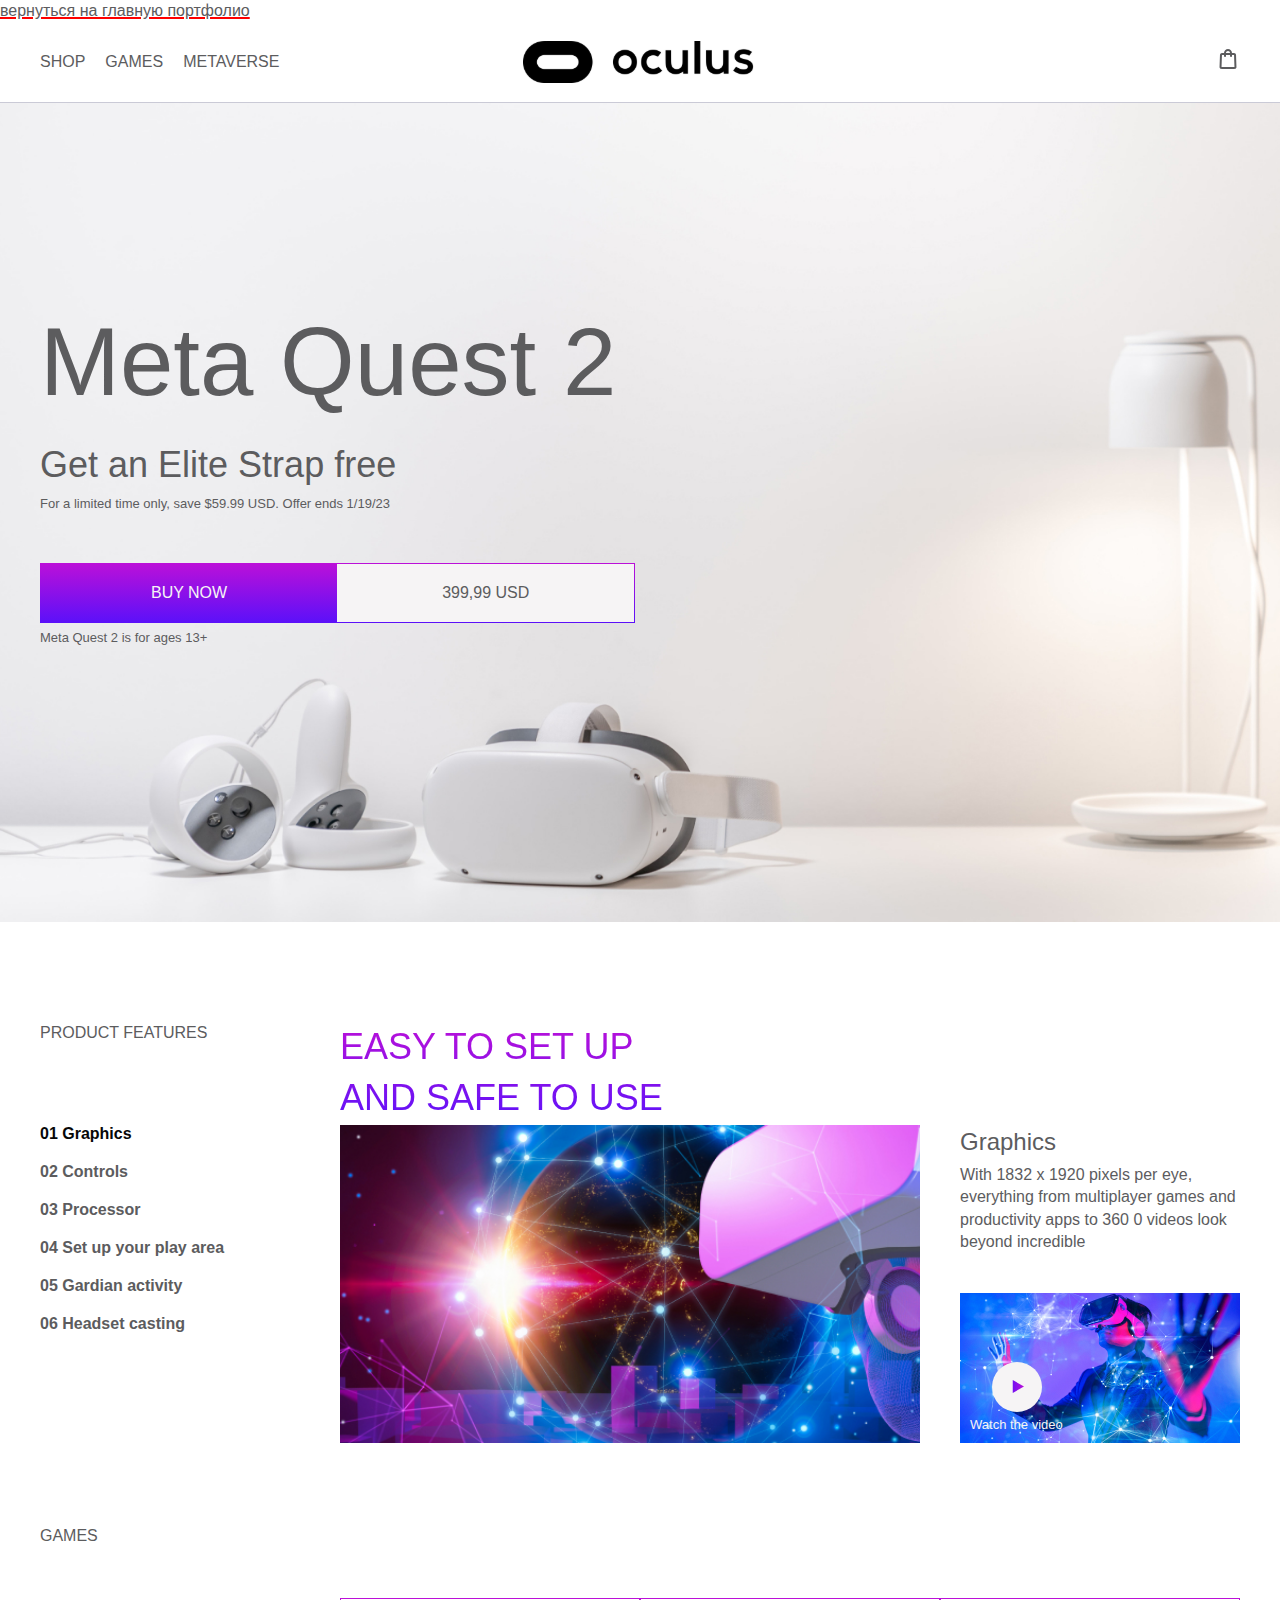
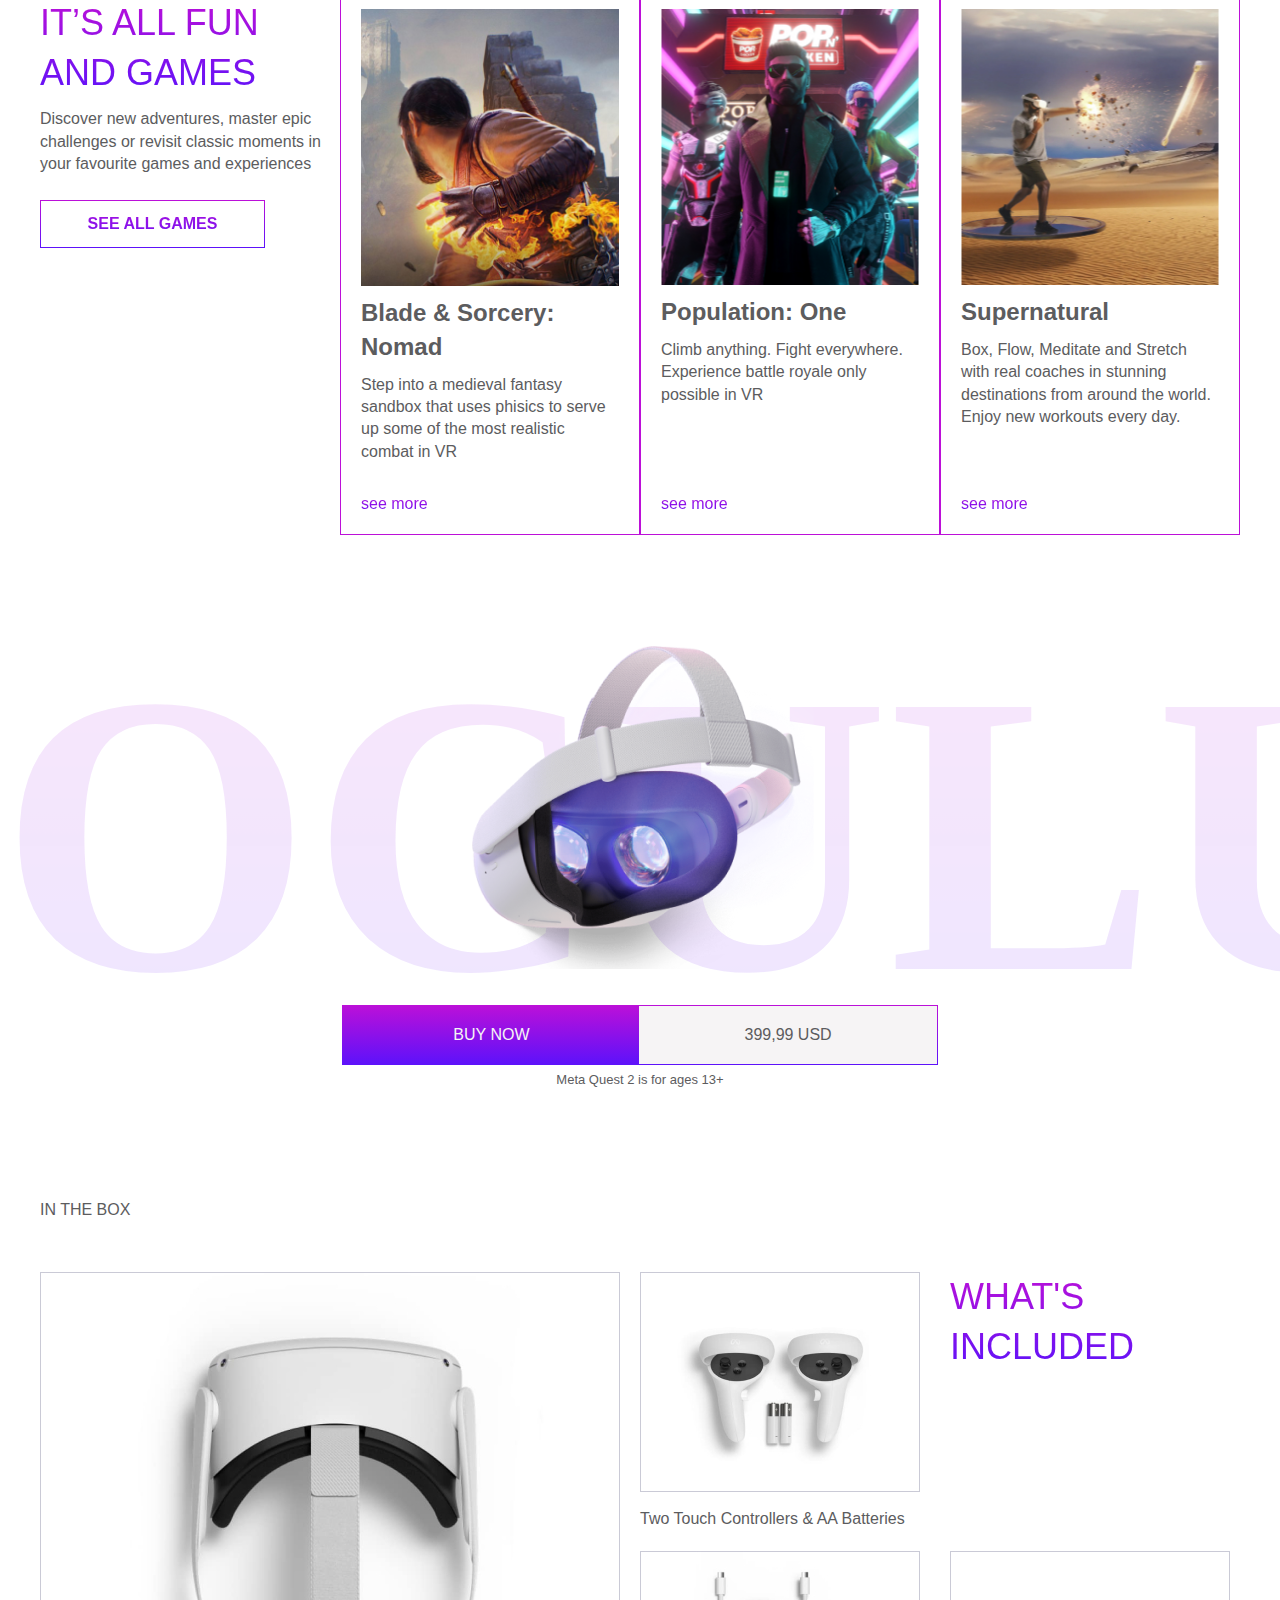
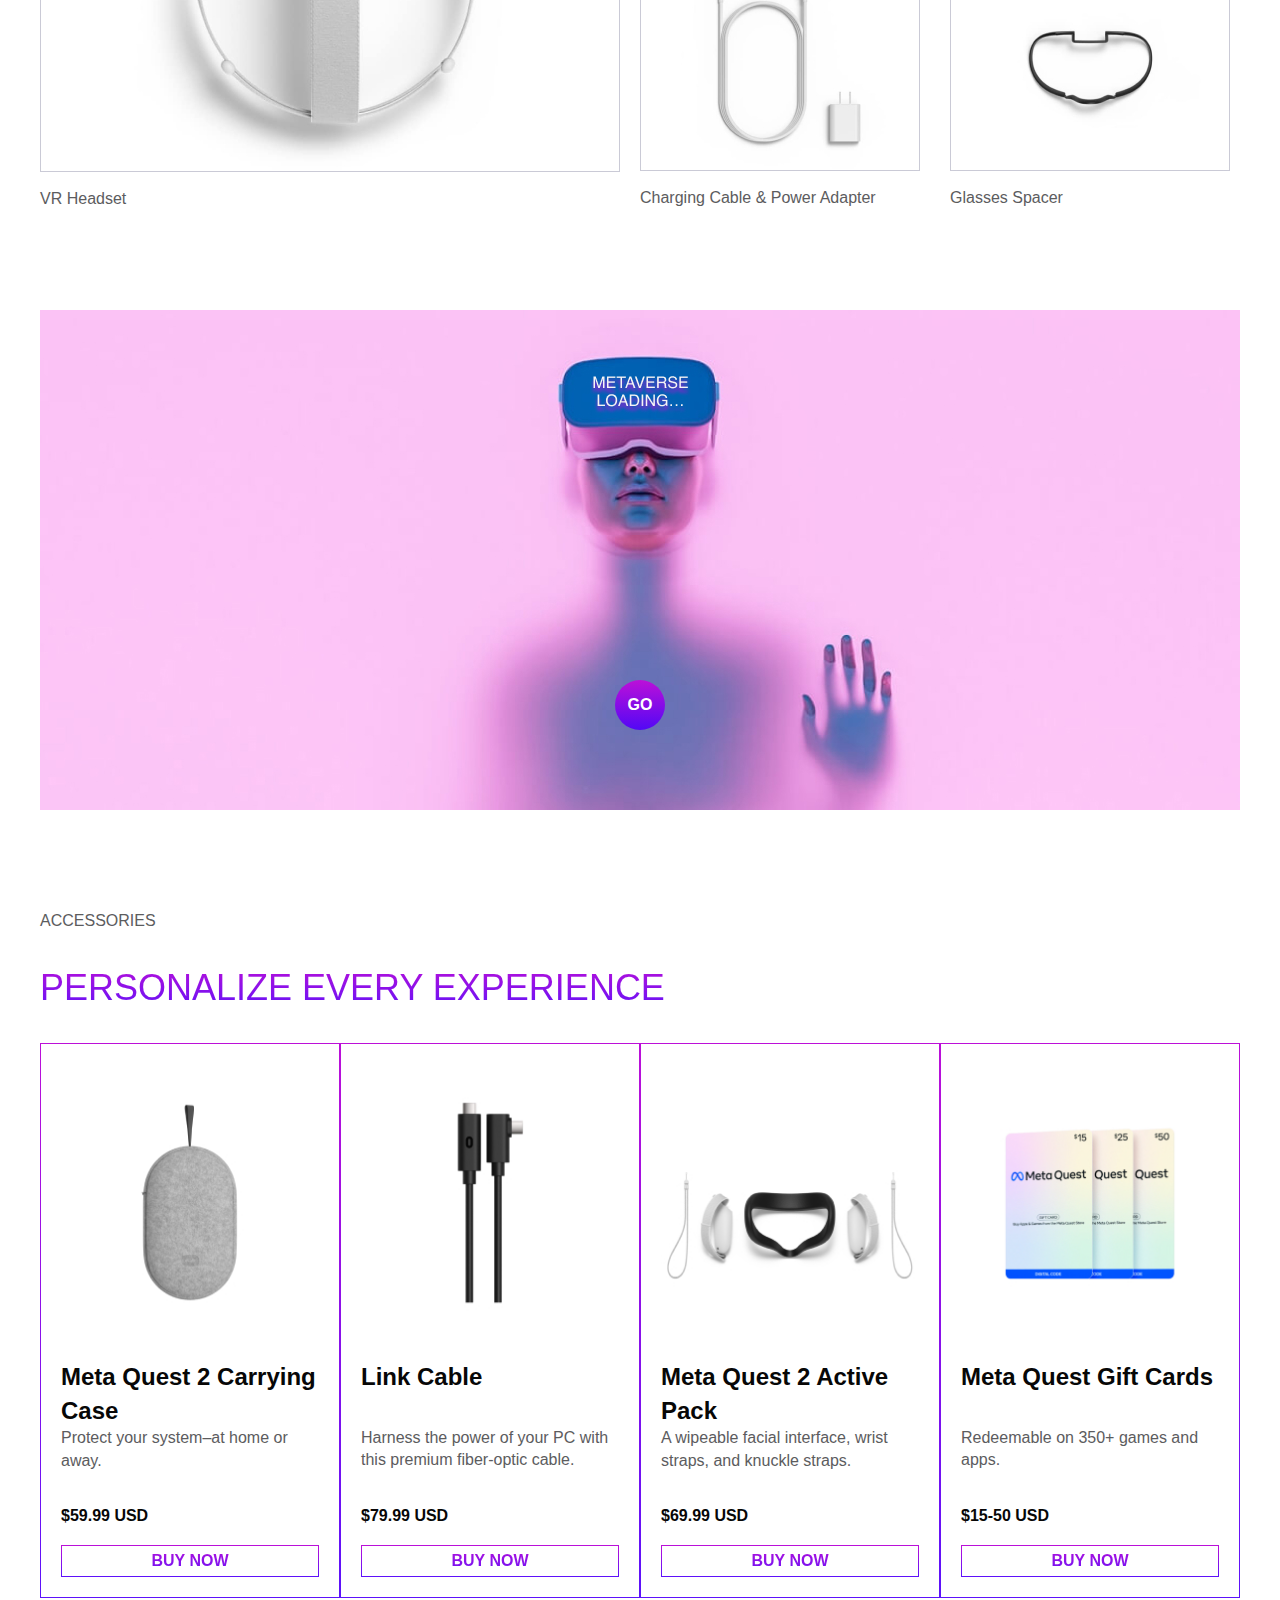
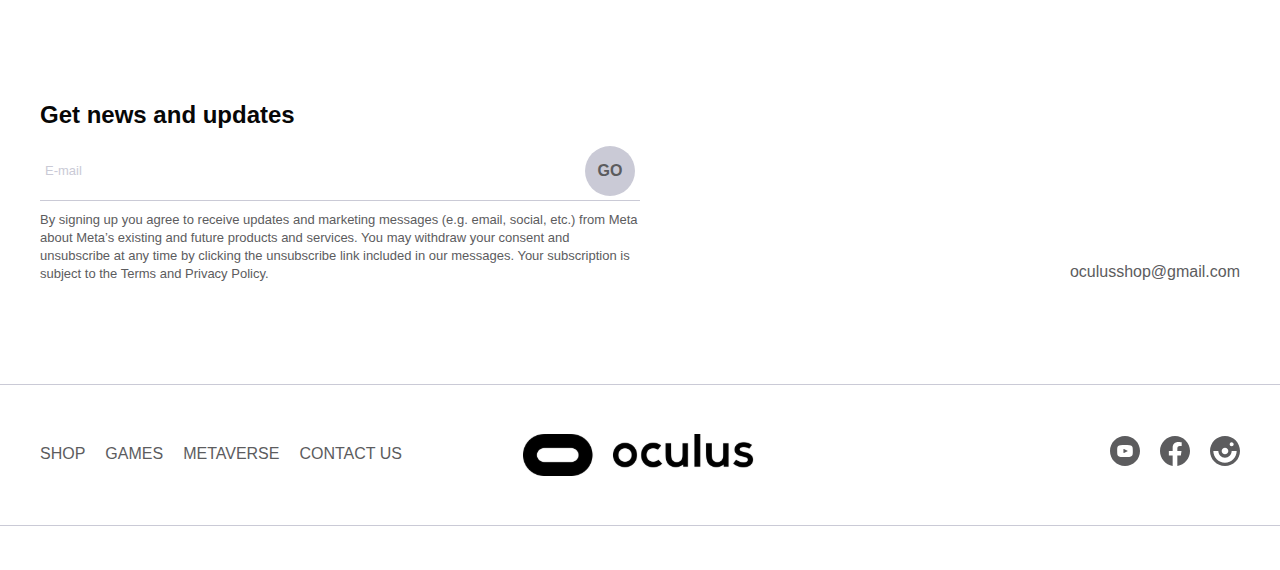
<file: oculus/index-oculus.html>
<!DOCTYPE html>
<html lang="en">
<head>
  <meta charset="UTF-8">
  <meta name="viewport" content="width=device-width, initial-scale=1.0">
  <meta http-equiv="X-UA-Compatible" content="ie=edge">
  <title>Document</title>
  <link rel="stylesheet" href="css/reset.css">
  <link rel="stylesheet" href="css/style.css">
</head>
<body>
  <div class="portfolio-start">
    <a href="../index.html">вернуться на главную портфолио</a>
  </div>
  <header class="header">
    <div class="container">
      <nav class="nav">
        <button class="menu-btn">
          <span></span>
          <span></span>
          <span></span>
        </button>
        <ul class="menu">
          <li class="menu__list">
            <a class="menu__link" href="#">SHOP</a>
          </li>
          <li class="menu__list">
            <a class="menu__link" href="#">GAMES</a>
          </li>
          <li class="menu__list">
            <a class="menu__link" href="#">METAVERSE</a>
          </li>
        </ul>
        <a class="logo" href="#">
          <img src="images/logo.svg" alt="logo">
        </a>
        <a class="basket" href="#">
          <img src="images/basket.svg" alt="">
          <!-- <span>1</span> -->
        </a>
      </nav>
    </div>
  </header>
  <main class="main">

    <section class="top">
      <div class="container">
          <h1 class="top__title">Meta Quest 2</h1>
          <p class="subtitle">Get an Elite Strap free</p>
          <p class="top__text">
            For a limited time only, save $59.99 USD. Offer ends 1/19/23
          </p>
          <button class="buy-btn">
            <span class="buy-btn__text">BUY NOW</span>
            <span class="buy-btn__price">399,99 USD</span>
          </button>
          <p class="buy__text">Meta Quest 2 is for ages 13+</p>
      </div>
    </section>
    <section class="features">
      <div class="container">
        <div class="features__titles">
          <h2 class="features__title section-title">PRODUCT FEATURES</h2>
          <p class="features__text">Easy to set up and safe to use</p>
        </div>
        <div class="tabs">
          <div class="tabs__btn">
            <button class="tabs__btn-item tabs__btn-item--active" data-button="content-1">01 Graphics</button>
            <button class="tabs__btn-item" data-button="content-2">02 Controls</button>
            <button class="tabs__btn-item" data-button="content-3">03 Processor</button>
            <button class="tabs__btn-item" data-button="content-4">04 Set up your play area</button>
            <button class="tabs__btn-item" data-button="content-5">05 Gardian activity</button>
            <button class="tabs__btn-item" data-button="content-6">06 Headset casting</button>
          </div>
          <div class="tabs__content">
            <div class="tabs__content-item tabs__content-item--active" id="content-1">
              <img class="tabs__content-img" src="images/content.jpg" alt="image">
              <div class="tabs__content-box">
                <h3>Graphics</h3>
                <p>
                  With 1832 x 1920 pixels per eye, everything from multiplayer games and
                  productivity apps to 360 0 videos look beyond incredible
                </p>
              </div>
              <div class="video">
                <button class="video__btn">
                  <img src="images/play.svg" alt="play">
                </button>
                <span>Watch the video</span>
              </div>
            </div>
            <div class="tabs__content-item" id="content-2">
              <img class="tabs__content-img" src="images/content.jpg" alt="image">
              <div class="tabs__content-box">
                <h3>Graphics</h3>
                <p>
                  With 1832 x 1920 pixels per eye, everything from multiplayer games and
                  productivity apps to 360 0 videos look beyond incredible
                </p>
              </div>
              <div class="video">
                <button class="video__btn">
                  <img src="images/play.svg" alt="play">
                </button>
                <span>Watch the video</span>
              </div>
            </div>
            <div class="tabs__content-item" id="content-3">
              <img class="tabs__content-img" src="images/content.jpg" alt="image">
              <div class="tabs__content-box">
                <h3>Graphics</h3>
                <p>
                  With 1832 x 1920 pixels per eye, everything from multiplayer games and
                  productivity apps to 360 0 videos look beyond incredible
                </p>
              </div>
              <div class="video">
                <button class="video__btn">
                  <img src="images/play.svg" alt="play">
                </button>
                <span>Watch the video</span>
              </div>
            </div>
            <div class="tabs__content-item" id="content-4">
              <img class="tabs__content-img" src="images/content.jpg" alt="image">
              <div class="tabs__content-box">
                <h3>Graphics</h3>
                <p>
                  With 1832 x 1920 pixels per eye, everything from multiplayer games and
                  productivity apps to 360 0 videos look beyond incredible
                </p>
              </div>
              <div class="video">
                <button class="video__btn">
                  <img src="images/play.svg" alt="play">
                </button>
                <span>Watch the video</span>
              </div>
            </div>
            <div class="tabs__content-item" id="content-5">
              <img class="tabs__content-img" src="images/content.jpg" alt="image">
              <div class="tabs__content-box">
                <h3>Graphics</h3>
                <p>
                  With 1832 x 1920 pixels per eye, everything from multiplayer games and
                  productivity apps to 360 0 videos look beyond incredible
                </p>
              </div>
              <div class="video">
                <button class="video__btn">
                  <img src="images/play.svg" alt="play">
                </button>
                <span>Watch the video</span>
              </div>
            </div>
            <div class="tabs__content-item" id="content-6">
              <img class="tabs__content-img" src="images/content.jpg" alt="image">
              <div class="tabs__content-box">
                <h3>Graphics</h3>
                <p>
                  With 1832 x 1920 pixels per eye, everything from multiplayer games and
                  productivity apps to 360 0 videos look beyond incredible
                </p>
              </div>
              <div class="video">
                <button class="video__btn">
                  <img src="images/play.svg" alt="play">
                </button>
                <span>Watch the video</span>
              </div>
            </div>
          </div>
        </div>
      </div>
    </section>
    <section class="game">
      <div class="container">
        <h2 class="section-title game__title">GAMES</h2>
        <div class="game__inner">
          <div class="game__descr">
            <p class="game__descr-title">It’s all fun and games</p>
            <p class="game__descr-text">
              Discover new adventures, master epic challenges or revisit
               classic moments in your favourite games and experiences
            </p>
            <a class="game__link" href="#">SEE ALL GAMES</a>
          </div>
          <div class="game__item">
            <img class="game__item-img" src="images/game/game-1.jpg" alt="image">
            <h3 class="game__item-title">Blade & Sorcery: Nomad</h3>
            <p class="game__item-text">
              Step into a medieval fantasy sandbox that uses phisics to 
              serve up some of the most realistic combat in VR
            </p>
            <a class="game__item-link" href="#">see more</a>
          </div>
          <div class="game__item">
            <img class="game__item-img" src="images/game/game-2.jpg" alt="image">
            <h3 class="game__item-title">Population: One</h3>
            <p class="game__item-text">
              Climb anything. Fight everywhere. Experience
              battle royale only possible in VR
            </p>
            <a class="game__item-link" href="#">see more</a>
          </div>
          <div class="game__item">
            <img class="game__item-img" src="images/game/game-3.jpg" alt="image">
            <h3 class="game__item-title">Supernatural</h3>
            <p class="game__item-text">
              Box, Flow, Meditate and Stretch with real coaches in stunning 
              destinations from around the world. Enjoy new workouts every day.
            </p>
            <a class="game__item-link" href="#">see more</a>
          </div>
        </div>
      </div>
    </section>
    <div class="buy">
      <p class="buy__bg">OCULUS</p>
      <img class="buy__img" src="images/oculus.png" alt="">
      <button class="buy-btn">
        <span class="buy-btn__text">BUY NOW</span>
        <span class="buy-btn__price">399,99 USD</span>
      </button>
      <p class="buy__text">Meta Quest 2 is for ages 13+</p>
    </div>
    <section class="equipment">
      <div class="container">
        <h2 class="equipment__title section-title">IN THE BOX</h2>
        <div class="equipment__box">
          <div class="equipment__box-item equipment__box-item--one">
            <img class="equipment__box-img" src="images/equipment/eq1.jpg" alt="">
            <p class="equipment__box-text">VR Headset</p>
          </div>
          <div class="equipment__box-item">
            <img class="equipment__box-img" src="images/equipment/eq2.jpg" alt="">
            <p class="equipment__box-text">
              Two Touch Controllers & AA Batteries
            </p>
          </div>
          <div class="equipment__box-item">
            <p class="equipment__box-title">
              What's included
            </p>
          </div>
          <div class="equipment__box-item">
            <img class="equipment__box-img" src="images/equipment/eq3.jpg" alt="">
            <p class="equipment__box-text">
              Charging Cable & Power Adapter
            </p>
          </div>
          <div class="equipment__box-item">
            <img class="equipment__box-img" src="images/equipment/eq4.jpg" alt="">
            <p class="equipment__box-text">
              Glasses Spacer
            </p>
          </div>
        </div>
      </div>
    </section>
   <div class="promo">
      <div class="container">
        <div class="promo__inner">
          <button class="promo__btn">GO</button>
        </div>
      </div>
    </div>
    <section class="accessories">
      <div class="container">
        <h2 class="accessories__title section-title">accessories</h2>
        <p class="accessories__text">Personalize every experience</p>
        <div class="accessories__items">
          <div class="accessories__item">
            <img class="accessories__item-img" src="images/accessories/acc1.jpg" alt="">
            <h3 class="accessories__item-title">
              Meta Quest 2 Carrying Case
            </h3>
            <p class="accessories__item-text">
              Protect your system–at home or away.
            </p>
            <p class="accessories__item-price">$59.99 USD</p>
            <button class="accessories__item-btn">BUY NOW</button>
          </div>
          <div class="accessories__item">
            <img class="accessories__item-img" src="images/accessories/acc2.jpg" alt="">
            <h3 class="accessories__item-title">
              Link Cable
            </h3>
            <p class="accessories__item-text">
              Harness the power of your PC with this premium
             fiber-optic cable.
            </p>
            <p class="accessories__item-price">$79.99 USD</p>
            <button class="accessories__item-btn">BUY NOW</button>
          </div>
          <div class="accessories__item">
            <img class="accessories__item-img" src="images/accessories/acc3.jpg" alt="">
            <h3 class="accessories__item-title">
              Meta Quest 2 Active Pack
            </h3>
            <p class="accessories__item-text">
              A wipeable facial interface, wrist straps,
              and knuckle straps.
            </p>
            <p class="accessories__item-price">$69.99 USD</p>
            <button class="accessories__item-btn">BUY NOW</button>
          </div>
          <div class="accessories__item">
            <img class="accessories__item-img" src="images/accessories/acc4.jpg" alt="">
            <h3 class="accessories__item-title">
              Meta Quest Gift Cards
            </h3>
            <p class="accessories__item-text">
              Redeemable on 350+ games and apps.
            </p>
            <p class="accessories__item-price">$15-50 USD</p>
            <button class="accessories__item-btn">BUY NOW</button>
          </div>
        </div>
      </div>
    </section>
     <section class="contacts">
      <div class="container">
        <h2 class="contacts__title">
          Get news and updates
        </h2>
        <div class="contacts__inner">
          <div class="contacts__form">
            <form class="form">
              <input class="form__input" type="text" placeholder="E-mail">
              <button class="form__btn" type="submit">go</button>
            </form>
            <p class="contacts__text">
              By signing up you agree to receive updates and marketing messages (e.g. email, social, etc.) from Meta about Meta’s existing and future products and services.
              You may withdraw your consent and unsubscribe at any time by clicking the unsubscribe link included in our messages.
              Your subscription is subject to the Terms and Privacy Policy.
            </p>
          </div>
          <a class="contacts__email"        href="mailto:oculusshop@gmail.com">
          oculusshop@gmail.com</a>
        </div>
      </div>
    </section>

  </main>
  <footer class="footer">
    <div class="container">
      <nav class="nav">
        <ul class="menu">
          <li class="menu__list">
            <a class="menu__link" href="#">SHOP</a>
          </li>
          <li class="menu__list">
            <a class="menu__link" href="#">GAMES</a>
          </li>
          <li class="menu__list">
            <a class="menu__link" href="#">METAVERSE</a>
          </li>
          <li class="menu__list">
            <a class="menu__link" href="#">CONTACT US</a>
          </li>
        </ul>
        <a class="logo" href="#">
          <img src="images/logo.svg" alt="logo">
        </a>
        <ul class="social" href="#">
          <li class="social__item">
            <a class="social__link" href="#">
              <img src="images/footer/youtube.svg" alt="">
            </a>
          </li>
          <li class="social__item">
            <a class="social__link" href="#">
              <img src="images/footer/facebook.svg" alt="">
            </a>
          </li>
          <li class="social__item">
            <a class="social__link" href="#">
              <img src="images/footer/instagram.svg" alt="">
            </a>
          </li>
        </ul>
      </nav>
    </div>
  </footer>


  <script src="js/main.js"></script>
</body>
</html>
</file>
<file: lease-cars/css/style.css>
html {
	box-sizing: border-box;
}

*, *::after, *::before {
	box-sizing: inherit;
	margin: 0;
	padding: 0;
}

html, body {
	height: 100%;
}

ul {
	list-style: none;
}

a {
	text-decoration: none;
	color: inherit;
}

.section-title {
	margin-bottom: 50px;
	font-size: 48px;
	font-weight: 700;
	text-align: center;
}

.portfolio-start:hover {
  text-decoration: underline red 2px;
}

.wrapper {
	min-height: 100%;
	display: flex;
	flex-direction: column;
}

.container {
	max-width: 1220px;
	margin: 0 auto;
	padding: 0 10px;
}

body {
	font-family: 'Inter', sans-serif;
	font-size: 16px;
	line-height: 1.3;
	font-weight: 400;
}

.header {
	background-color: #151515;
}

.header-main {
	background-color: transparent;
	position: absolute;
	z-index: 10;
	left: 0;
	right: 0;
}

.header__inner {
	padding-top: 40px;
	display: flex;
	justify-content: space-between;
	align-items: flex-end;
	padding-bottom: 45px;
}

.menu__list-link {
	color: #fff;
	text-transform: uppercase;
	font-weight: 700;
}

.menu__list-link--active {
	color: #0066ff;
}

.main {
	flex-grow: 1;
}

.footer {
	background-color: #151515;
	padding: 50px 0 32px;
	color: #fff;
}

.footer__menu {
	display: flex;
	justify-content: space-around;
	margin-bottom: 50px;
}

.footer__menu-list {
	max-width: 250px;
}

.footer__menu-title {
	font-size: 24px;
	font-weight: 700;
	padding-bottom: 20px;
}

.footer__menu-item + .footer__menu-item {
	padding-top: 20px;
}

.app {
	display: flex;
	justify-content: center;
	gap: 40px;
	margin-bottom: 52px;
}

.footer__copy {
	max-width: 800px;
	margin: 0 auto 30px;
	text-align: center;
}

.copy__nav-list {
	display: flex;
	justify-content: center;
	gap: 40px;
}

.menu__list {
	display: flex;
	gap: 35px;
}

.top {
	color: #fff;
	text-align: center;
	padding-top: 250px;
	padding-bottom: 50px;
	position: absolute;
	z-index: 5;
	left: 0;
	right: 0;
}

.title {
	padding-bottom: 40px;
	font-size: 96px;
	font-weight: 700;
}

.top__link {
	background-color: #151515;
	padding: 23px;
	max-width: 430px;
	width: 100%;
	display: inline-block;
	text-transform: uppercase;
	font-size: 36px;
	font-weight: 700;
}

.swiper::after {
	content: '';
	background: rgba(21, 21, 21, 0.3);
	position: absolute;
	z-index: 5;
	left: 0;
	right: 0;
	top: 0;
	bottom: 0;
}

.swiper-slide {
	background-repeat: no-repeat;
	background-size: cover;
	background-position: center;
	height: 100vh;
}

.swiper-pagination-bullet {
	width: 120px;
	height: 3px;
	background-color: #151515;
	border-radius: 0;
	opacity: 1;
}

.swiper-pagination-horizontal.swiper-pagination-bullets
.swiper-pagination-bullet {
	margin: 0 15px;
}

.swiper-pagination-bullets.swiper-pagination-horizontal {
	bottom: 20px;
}

.swiper-pagination-bullet-active {
	height: 6px;
	background-color: #fff;
}

.why-lease {
	padding: 150px 0;
}

.why-lease__list {
	display: grid;
	grid-template-columns: repeat(4, 1fr);
	gap: 40px;
	text-align: center;
}

.why-lease__item-img {
	margin-bottom: 30px;
}

.why-lease__item-title {
	margin-bottom: 30px;
	font-size: 24px;
	font-weight: 700;
}

.why-lease__item-text {
	text-align: left;
}

.how-does {
	padding-bottom: 150px;
}

.how-does__inner {
	max-width: 600px;
	margin: 0 auto;
}

.how-does__title {
	font-size: 24px;
	font-weight: 700;
	padding-top: 50px;
}

.how-does__list {
	padding: 50px 0 70px;
	counter-reset: myCounter;
}

.how-does__item {
	list-style-type: none;
	width: 270px;
	position: relative;
	margin-left: auto;
	box-sizing: content-box;
	padding: 19px 0 19px 240px;
	min-height: 63px;
}

.how-does__item + .how-does__item {
	margin-top: 40px;
}

.how-does__item::before {
	counter-increment: myCounter;
	content: counter(myCounter);
	display: flex;
	justify-content: center;
	align-items: center;
	font-size: 48px;
	font-weight: 700;
	background-color: #0066ff;
	width: 100px;
	height: 100px;
	border-radius: 50%;
	color: #fff;
	position: absolute;
	left: 0;
	top: 0;
}

.video {
	padding-bottom: 150px;
}

.video__title {
	margin-bottom: 20px;
}

.video__text {
	font-size: 24px;
	font-weight: 700;
	margin-bottom: 50px;
	text-align: center;
}

.video__content {
	margin: 0 auto;
	display: block;
}

.important {
	padding-bottom: 150px;
}

.important__title {
	margin-bottom: 20px;
}

.important__text {
	max-width: 580px;
	margin: 0 auto 50px;
}

.important__list {
	display: grid;
	grid-template-columns: repeat(4, 1fr);
}

.important__item {
	max-width: 270px;
}

.important__item-img {
	margin-bottom: 20px;
}

.contacts {
	padding: 100px 0 150px;
}

.contacts__title {
	margin-bottom: 20px;
}

.contacts__text {
	text-align: center;
	font-weight: 700;
	font-size: 24px;
	margin-bottom: 50px;
	padding: 0 100px;
}

.form {
	max-width: 580px;
	margin: 0 auto;
	display: flex;
	justify-content: space-between;
	flex-wrap: wrap;
}

.form__input {
	width: 270px;
	padding: 18px 20px;
	display: inline-block;
	border: 1px solid #0066ff;
	margin-bottom: 50px;
	font-family: 'Inter', sans-serif;
	font-size: 16px;
	line-height: 1.3;
	font-weight: 400;
	color: #000;
}

.form__input::placeholder,
.form__textarea::placeholder {
	font-family: 'Inter', sans-serif;
	font-size: 16px;
	line-height: 1.3;
	font-weight: 400;
	color: #000;
	opacity: 0.5;
}

.form__textarea {
	width: 100%;
	resize: none;
	padding: 28px 20px;
	height: 290px;
	border: 1px solid #0066ff;
	font-family: 'Inter', sans-serif;
	font-size: 16px;
	line-height: 1.3;
	font-weight: 400;
	color: #000;
	margin-bottom: 50px;
}

.form__btn {
	text-transform: uppercase;
	color: #fff;
	background-color: #151515;
	font-family: 'Inter', sans-serif;
	font-size: 16px;
	line-height: 1.3;
	font-weight: 400;
	padding: 13px 61px;
	margin: 0 auto;
	cursor: pointer;
	border: none;
}

.blog {
	padding-bottom: 150px;
}

.blog__items {
	display: grid;
	grid-template-columns: repeat(2, 1fr);
	gap: 40px;
	margin-bottom: 70px;
}

.blog__item {
	display: flex;
	justify-content: space-between;
	flex-wrap: wrap;
}

.blog__item-img {
	margin-bottom: 30px;
	width: 100%;
}

.blog__item-title {
	flex-basis: 446px;
	font-size: 24px;
	font-weight: 700;
}

.blog__item-link {
	color: #fff;
	background-color: #0066ff;
	padding: 4px 20px;
}

.showmore-link {
	text-transform: uppercase;
	background-color: #151515;
	padding: 13px;
	color: #fff;
	width: 225px;
	margin: 0 auto;
	text-align: center;
	display: block;
}

.choose {
	padding: 100px 0 150px;
}

.tabs {
	margin-bottom: 70px;
}

.tabs__btn {
	padding: 0 150px 100px;
	display: flex;
	justify-content: space-between;
	gap: 80px;
}

.tabs__btn-item {
	font-size: 24px;
	font-weight: 700;
	cursor: pointer;
	border: none;
	background-color: transparent;
	padding: 0;
}

.tabs__btn-item--active {
	color: #0066ff;
}

.tabs__content-item {
	display: none;
	grid-template-columns: repeat(4, 1fr);
	gap: 100px 40px;
}

.tabs__content-item.tabs__content-item--active {
	display: grid;
}

.card {
	text-align: center;
}

.card__content {
	padding: 0 5px;
	border: 1px solid #0066ff;
	border-top: 0;
}

.card__img {
	display: block;
	width: 100%;
}

.card__title {
	padding-top: 20px;
	font-size: 24px;
	font-weight: 700;
	margin-bottom: 20px;
}

.card__text {
	margin-bottom: 20px;
}

.card__price {
	margin-bottom: 20px;
	font-weight: 700;
	font-size: 24px;
}

.card__link {
	display: block;
	color: #0066ff;
	border: 1px solid #0066ff;
	border-top: 0;
}

.menu__btn {
	width: 30px;
	height: 20px;
	display: flex;
	flex-direction: column;
	justify-content: space-between;
	padding: 0;
	border: none;
	background-color: transparent;
	cursor: pointer;
	display: none;
}

.menu__btn span {
	height: 2px;
	background-color: #fff;
	width: 100%;
}

@media (max-width: 1180px) {
	.important__list {
		gap: 30px 20px;
	}
	.important__item-img {
		width: 100%;
	}
	.tabs__content-item {
		grid-template-columns: repeat(3, 1fr);
	}
}

@media (max-width: 1040px) {
	.video__content {
		width: 100%;
	}
	.tabs__btn {
		padding: 0 0 50px;
		gap: 20px;
	}
}

@media (max-width: 860px) {
	.menu__btn {
		display: flex;
	}
	.menu__btn,
	.logo {
		position: relative;
		z-index: 10;
	}
	.menu__list {
		position: absolute;
		z-index: 5;
		background-color: #151515;
		flex-direction: column;
		align-items: center;
		top: 0;
		left: 0;
		right: 0;
		bottom: 0;
		padding-top: 200px;
		height: 100vh;
		transform: translateX(-100%);
		transition: transform 0.3s ease;
	}
	.menu__list.menu__list--active {
		transform: translateX(0%);
	}
	.why-lease__list {
		grid-template-columns: repeat(2, 1fr);
		gap: 20px;
	}
	.important__list {
		grid-template-columns: repeat(2, 1fr);
	}
	.tabs__content-item {
		grid-template-columns: repeat(2, 1fr);
	}
}

@media (max-width: 768px) {
	.title {
		font-size: 70px;
	}
	.top__link {
		padding: 16px;
		max-width: 360px;
		font-size: 28px;
	}
	.swiper-pagination-bullet {
		width: 60px;
	}
	.swiper-pagination-bullet-active {
		height: 4px;
	}
	.video__content {
		height: 400px;
	}
	.footer__menu {
		display: grid;
		grid-template-columns: repeat(2, 1fr);
		gap: 40px;
	}
}

@media (max-width: 650px) {
	.tabs__content-item {
		grid-template-columns: repeat(1, 1fr);
	}
	.tabs__btn-item {
		font-size: 18px;
	}
	.blog__items {
		grid-template-columns: repeat(1, 1fr);
	}
	.contacts {
		padding: 50px 0;
	}
	.form__input {
		width: 100%;
		margin-bottom: 30px;
	}
	.contacts__text {
		padding: 0;
	}
}

@media (max-width: 540px) {
	.title {
		font-size: 60px;
	}
	.top__link {
		max-width: 310px;
		font-size: 24px;
	}
	.swiper-pagination-horizontal.swiper-pagination-bullets
	.swiper-pagination-bullet {
		margin: 0 10px;
	}
	.swiper-pagination-bullet {
		width: 35px;
	}
	.why-lease__list {
		grid-template-columns: repeat(1, 1fr);
	}
	.why-lease {
		padding: 50px 0;
	}
	.section-title {
		font-size: 34px;
	}
	.how-does__list {
		padding: 30px 0 40px;
	}
	.how-does {
		padding-bottom: 50px;
	}
	.video {
		padding-bottom: 50px;
	}
	.video__content {
		height: 200px;
	}
	.how-does__item {
		padding: 65px 0 19px 0;
		margin-right: auto;
	}
	.how-does__item::before {
		right: 0;
		margin: 0 auto;
		width: 50px;
		height: 50px;
		font-size: 32px;
	}
	.important__list {
		grid-template-columns: repeat(1, 1fr);
	}
	.app,
	.copy__nav-list {
		flex-direction: column;
		align-items: center;
	}
	.copy__nav-list {
		gap: 20px;
	}
	.blog__item-title {
		margin-bottom: 10px;
	}
	.blog__item-link {
		margin-left: auto;
	}
	.tabs__btn {
		flex-direction: column;
	}
	.choose {
		padding: 50px 0;
	}
	.tabs__content-item {
		gap: 40px;
	}
	.blog {
		padding-bottom: 50px;
	}
}
</file>
<file: oculus/css/style.css>
@font-face {
  font-family: 'Helvetica', sans-serif;
  src: url('../fonts/helvetica.woff2');
  font-style: normal;
  font-weight: 400;
}

@font-face {
  font-family: 'Helvetica-Bold', sans-serif;
  src: url('../fonts/helvetica-bold.woff2');
  font-style: normal;
  font-weight: 700;
}

html{
  box-sizing: border-box;
}

*,
*::before,
*::after{
  box-sizing: inherit;
}

a{
  color: inherit;
  text-decoration: none;
}

li{
  list-style: none;
}

img{
  max-width: 100%;
}

button {
  color: inherit;
  font-size: inherit;
  background-color: transparent;
  border: none;
  cursor: pointer;
  font-family: inherit;
  padding: 0;
}

.portfolio-start:hover {
  text-decoration: underline red 2px;
}

.container {
  max-width: 1220px;
  padding: 0 10px;
  margin: 0 auto;
}

.section-title {
  text-transform: uppercase;
  font-weight: 400;
}

body {
  font-family: 'Helvetica', sans-serif;
  font-weight: 400;
  font-size: 16px;
  line-height: 1.4;
  color: #5c5c5e;
  min-height: 320px;
  overflow-x: hidden;
}

.header {
  border-bottom: 1px solid #cacad6;
}

.nav {
  display: grid;
  grid-template-columns: repeat(3, 1fr);
  align-items: center;
  height: 80px;
}

.menu-btn {
  display: none;
  width: 40px;
  height: 30px;
  flex-direction: column;
  justify-content: space-between;
}

.menu-btn span {
  width: 100%;
  height: 2px;
  background-color: #000;
}

.menu {
  display: flex;
  gap: 0 20px;
}

.logo {
  justify-self: center;
  display: flex;
}

.basket {
  position: relative;
  justify-self: end;
}

.basket--on span {
  position: absolute;
  font-size: 11px;
  width: 15px;
  height: 15px;
  background-color: #000;
  border-radius: 50%;
  color: #fff;
  display: flex;
  align-items: center;
  justify-content: center;
  bottom: 0;
  right: -2px;
}

.top {
  min-height: calc(100vh - 81px);
  background-image: url(../images/top-bg.jpg);
  background-repeat: no-repeat;
  background-size: cover;
  background-position: bottom center;
}

.top__title {
  padding-top: 16%;
  font-size: 96px;
  margin-bottom: 10px;
  font-weight: 400;
}

.subtitle {
  font-size: 36px;
  margin-bottom: 5px;
}

.top__text {
  font-size: 13px;
  margin-bottom: 50px;
}

.buy__text {
  padding-top: 6px;
  font-size: 13px;
}

.buy-btn {
  cursor: pointer;
  border: none;
  background: linear-gradient(180deg, #BC10D8 0%, rgba(80, 0, 250, 0.93) 100%);
  display: flex;
  padding: 0;
  text-transform: uppercase;
  padding: 1px;
}

.buy-btn__text {
  color: #F6F4F5;
  padding: 20px 110px;
  text-transform: uppercase;
}

.buy-btn__price {
  background-color: #F6F4F5;
  padding: 20px 105px;
}

.features {
  padding: 100px 0;
}

.features__titles {
  display: flex;
}

.features__title {
  flex-basis: 300px;
  padding-right: 20px;
}

.features__text {
  max-width: 330px;
  text-transform: uppercase;
  font-size: 36px;
  margin-bottom: 2px;
  background: linear-gradient(180deg, #BC10D8 0%, rgba(80, 0, 250, 0.93) 100%);
  -webkit-background-clip: text;
  -webkit-text-fill-color: transparent;
}

.tabs {
  display: grid;
  grid-template-columns: 300px auto;
}

.tabs__btn {
  display: flex;
  flex-direction: column;
  align-items: start;
}

.tabs__btn-item {
  font-weight: 700;
  margin-bottom: 20px;
}

.tabs__btn-item--active {
  color: #070707;
}

.tabs__content {
  position: relative;
  min-height: 300px;
}

.tabs__content-item {
  display: grid;
  grid-template-columns: auto 280px;
  grid-template-rows: auto 150px;
  gap: 40px;
  opacity: 0;
  position: absolute;
  transition: opacity 0.3s ease;
}

.tabs__content-item--active {
  opacity: 1;
}

.tabs__content-img {
  grid-row: 1/-1;
  align-self: stretch;
  object-fit: cover;
}

.tabs__content-box h3 {
  font-weight: 400;
  font-size: 24px;
  margin-bottom: 5px;
}

.video {
  grid-column: 2/3;
  width: 280px;
  height: 150px;
  background-image: url(../images/content-bg.jpg);
  background-repeat: no-repeat;
  background-position: center;
  background-size: cover;
  display: flex;
  flex-direction: column;
  justify-content: end;
  align-items: flex-start;
  padding: 9px 10px;
}

.video__btn {
  margin-left: 22px;
}

.video span {
  font-size: 13px;
  color: #F6F4F5;
}

.game {
  margin-bottom: 100px;
}

.game__title {
  margin-bottom: 50px;
}

.game__inner {
  display: grid;
  grid-template-columns: repeat(4, 1fr);
}

.game__descr {
  padding-right: 10px;
}

.game__descr-title {
  text-transform: uppercase;
  background: linear-gradient(180deg, #BC10D8 0%, rgba(80, 0, 250, 0.93) 100%);
  -webkit-background-clip: text;
  -webkit-text-fill-color: transparent;
  font-size: 36px;
  margin-bottom: 10px;
}

.game__descr-text {
  margin-bottom: 24px;
}

.game__link {
  display: inline-block;
  font-weight: 700;
  text-transform: uppercase;
  background: linear-gradient(180deg, #BC10D8 0%, rgba(80, 0, 250, 0.93) 100%);
  -webkit-background-clip: text;
  -webkit-text-fill-color: transparent;
  padding: 12px 15px;
  width: 225px;
  border: 1px solid;
  border-image: linear-gradient(180deg, #BC10D8 0%, rgba(80, 0, 250, 0.93) 100%) 1;
  text-align: center;
}

.game__item {
  border: 1px solid #BC10D8;
  padding: 10px 20px 18px;
  display: flex;
  flex-direction: column;
}

.game__item-img {
  margin-bottom: 10px;
}

.game__item-title {
  font-size: 24px;
  margin-bottom: 10px;
}

.game__item-text {
  margin-bottom: 30px;
}

.game__item-link {
  background: linear-gradient(180deg, #BC10D8 0%, rgba(80, 0, 250, 0.93) 100%);
  -webkit-background-clip: text;
  -webkit-text-fill-color: transparent;
  margin-top: auto;
}

.buy {
  margin-bottom: 110px;
  text-align: center;
  position: relative;
  overflow-x: hidden;
}

.buy__img {
  margin-bottom: 30px;
}

.buy .buy-btn {
  margin: 0 auto;
}

.buy__bg {
  background: linear-gradient(180deg, #BC10D8 0%, rgba(80, 0, 250, 0.93) 100%);
  -webkit-background-clip: text;
  -webkit-text-fill-color: transparent;
  font-family: 'Inter';
  font-weight: 700;
  font-size: 400px;
  line-height: 400px;
  opacity: 0.1;
  position: absolute;
  z-index: -1;
  animation: line-text 6s linear 1s infinite;
}

@keyframes line-text {
  from{
    transform: translateX(100%);
    transform-origin: left center;
  }
  to{
    transform: translateX(-115%);
    transform-origin: right center;
  }
}

.equipment {
  margin-bottom: 100px;
}

.equipment__title {
  margin-bottom: 50px;
}

.equipment__box {
  display: grid;
  grid-template-columns: 2fr 1fr 1fr;
  grid-template-rows: repeat(2, 1fr);
  gap: 20px;
}

.equipment__box-img {
  margin-bottom: 10px;
}

.equipment__box-title {
  background: linear-gradient(180deg, #BC10D8 0%, rgba(80, 0, 250, 0.93) 100%);
  -webkit-background-clip: text;
  -webkit-text-fill-color: transparent;
  font-size: 36px;
  line-height: 50px;
  text-transform: uppercase;
}

.equipment__box-item--one {
  grid-row: 1/-1;
}

.promo {
  margin-bottom: 100px;
}

.promo__inner {
  background-image: url('../images/promo.jpg');
  min-height: 500px;
  background-size: cover;
  background-repeat: no-repeat;
  background-position: center;
  text-align: center;
  position: relative;
}

.promo__btn {
  font-weight: 700;
  color: #FFFFFF;
  background: linear-gradient(180deg, #BC10D8 0%, rgba(80, 0, 250, 0.93) 100%);
  border-radius: 50%;
  width: 50px;
  height: 50px;
  display: flex;
  justify-content: center;
  align-items: center;
  position: absolute;
  bottom: 80px;
  left: 0;
  right: 0;
  margin: 0 auto;
}

.accessories {
  margin-bottom: 100px;
}

.accessories__title {
  margin-bottom: 30px;
}

.accessories__text {
  margin-bottom: 30px;
  font-size: 36px;
  text-transform: uppercase;
  background: linear-gradient(180deg, #BC10D8 0%, rgba(80, 0, 250, 0.93) 100%);
  -webkit-background-clip: text;
  -webkit-text-fill-color: transparent;
}

.accessories__items {
  display: grid;
  grid-template-columns: repeat(4, 1fr);
}

.accessories__item {
  padding: 20px;
  border: 1px solid;
  border-image: linear-gradient(180deg, #BC10D8 0%, rgba(80, 0, 250, 0.93) 100%) 1;
  display: flex;
  flex-direction: column;
  justify-content: space-between;
}

.accessories__item-img {
  margin-bottom: 18px;
}

.accessories__item-title {
  font-size: 24px;
  color: #070707;
  min-height: 67px;
}

.accessories__item-text {
  margin-bottom: 35px;
  margin-top: auto;
}

.accessories__item-price {
  font-weight: 700;
  line-height: 18px;
  color: #070707;
  margin-bottom: 20px;
  margin-top: auto;
}

.accessories__item-btn {
  border: 1px solid;
  border-image: linear-gradient(180deg, #BC10D8 0%, rgba(80, 0, 250, 0.93) 100%) 1;
  padding: 6px;
  font-weight: 700;
  background: linear-gradient(180deg, #BC10D8 0%, rgba(80, 0, 250, 0.93) 100%);
  -webkit-background-clip: text;
  -webkit-text-fill-color: transparent;
  text-align: center;
}

.contacts {
  margin-bottom: 100px;
}

.contacts__title {
  font-size: 24px;
  line-height: 33px;
  color: #070707;
  margin-bottom: 10px;
}

.contacts__inner {
  display: flex;
  justify-content: space-between;
  align-items: end;
}

.contacts__form {
  flex-basis: 600px;
}

.form {
  margin-bottom: 10px;
  position: relative;
}

.form__input {
  width: 100%;
  border: none;
  border-bottom: 1px solid #cacad6;
  padding: 22px 70px 22px 5px;
}

.form__input::placeholder {
  font-family: 'Helvetica';
  font-style: normal;
  font-weight: 400;
  font-size: 13px;
  line-height: 18px;
  color: #cacad6;
}

.form__btn {
  width: 50px;
  height: 50px;
  background-color: #cacad6;
  text-transform: uppercase;
  font-weight: 700;
  color: #5c5c5e;
  border-radius: 50%;
  position: absolute;
  right: 5px;
  bottom: 5px;
}

.contacts__text {
  font-size: 13px;
}

.footer {
  border-top: 1px solid #cacad6;
  border-bottom: 1px solid #cacad6;
  margin-bottom: 44px;
  padding: 30px 0;
}

.social {
  display: flex;
  gap: 20px;
  justify-self: end;
}

@media (max-width: 1260px) {
  .equipment__title {
    margin-left: 10px;
  }
  .equipment__box {
    margin: 0 auto;
    padding: 0 10px;
  }
  .equipment__box-title {
    margin-right: 10px;
  }
}

@media (max-width: 1140px) {
  .footer .menu {
    display: none;
  }
  .footer .nav {
    display: flex;
    justify-content: space-between;
  }
}

@media (max-width: 992px) {
  .tabs {
    display: block;
  }
  .tabs__btn {
    display: block;
    column-count: 2;
  }
  .tabs__btn-item {
    display: block;
  }
  .game__inner {
    grid-template-columns: repeat(2, 1fr);
    gap: 25px;
  }
  .accessories__items {
    grid-template-columns: repeat(2, 1fr);
    gap: 30px;
  }
}

@media (max-width: 820px) {
  .equipment__box {
    grid-template-columns: 1fr 1fr 1fr;
  }
  .contacts__inner {
    display: block;
  }
  .contacts__form {
    margin-bottom: 20px;
  }
  .menu-btn {
    display: flex;
  }
  .menu {
    transform: translateX(-100%);
    transition: transform 1s;
    position: absolute;
    top: 80px;
    left: 0;
    right: 0;
    width: 320px;
    background-color: #000;
    color: #fff;
    padding: 100px 0;
    align-items: center;
    flex-direction: column;
  }
  .menu.menu--active {
    transform: translateX(0%);
  }
  .menu__link {
    font-size: 24px;
    padding: 10px 0;
    display: inline-block;
  }
}

@media (max-width: 768px) {
  .title {
    font-size: 66px;
  }
  .subtitle {
    font-size: 24px;
  }
}

@media (max-width: 640px) {
  .buy-btn {
    flex-direction: column;
    margin: 0 auto;
  }
  .top {
    text-align: center;
  }
}

@media (max-width: 568px) {
  .features__titles {
    display: block;
  }
  .tabs__content-item {
    display: block;
    height: 0;
    position: relative;
  }
  .tabs__content-item--active {
    height: auto;
  }
  .video {
    width: auto;
    height: 250px;
    margin-top: 20px;
  }
  .game__inner {
    grid-template-columns: repeat(1, 1fr);
    gap: 25px;
  }
  .equipment__box {
    display: block;
    padding: 0 10px;
  }
  .equipment__box-img {
    width: 100%;
  }
  .equipment__box-text {
    margin-bottom: 10px;
  }
  .accessories__items {
    grid-template-columns: repeat(1, 1fr);
    gap: 20px;
  }
  .accessories__text {
    font-size: 28px;
  }
  .nav {
    grid-template-columns: 1fr 2fr 1fr;
  }
  .footer .nav {
    flex-direction: column;
    height: auto;
  }
  .social {
    order: -1;
    margin-bottom: 20px;
    gap: 30px;
  }
}

@media (max-width: 420px) {
  .title {
    font-size: 48px;
  }
  .subtitle {
    font-size: 20px;
  }
  .tabs__btn {
    column-count: 1;
  }
  .features__text {
    font-size: 32px;
  }
  .menu {
    width: 100%;
  }
}
</file>
<file: iphone-14/css/style.min.css>
@font-face {
  font-family: Inter;
  font-display: swap;
  src: url("../fonts/Inter-Bold.woff2") format("woff2"), url("../fonts/Inter-Bold.woff") format("woff");
  font-weight: 700;
  font-style: normal;
}
@font-face {
  font-family: Inter;
  font-display: swap;
  src: url("../fonts/Inter-Regular.woff2") format("woff2"), url("../fonts/Inter-Regular.woff") format("woff");
  font-weight: 400;
  font-style: normal;
}
* {
  padding: 0;
  margin: 0;
  border: 0;
  box-sizing: border-box;
  color: #131313;
}

*:before, *:after {
  box-sizing: border-box;
}

:focus, :active {
  outline: none;
}

a:focus, a:active {
  outline: none;
}

nav, footer, header, aside {
  display: block;
}

html, body {
  width: 100%;
  height: 100%;
  font-size: 1rem;
  font-family: "", sans-serif;
  font-weight: 400;
  line-height: 1;
}

input, button, textarea {
  font-family: inherit;
}

input::-ms-clear {
  display: none;
}

button {
  cursor: pointer;
}

button::-moz-focus-inner {
  padding: 0;
  border: 0;
}

a {
  text-decoration: none;
}
a:visited {
  text-decoration: none;
}
a:hover {
  text-decoration: none;
}

ul, li {
  list-style: none;
}

img {
  vertical-align: top;
}

h1, h2, h3, h4, h5, h6 {
  font-size: inherit;
  font-weight: 400;
}

body.lock {
  overflow: hidden;
}

[class*=__container] {
  max-width: 76.875rem;
  margin: 0 auto;
  padding: 0 0.9375rem;
}

[class*=-ibg] {
  position: relative;
}
[class*=-ibg] img {
  position: absolute;
  width: 100%;
  height: 100%;
  top: 0;
  left: 0;
  object-fit: cover;
}

[class*=-ibg_contain] img {
  object-fit: contain;
}

.portfolio-start {
  padding-left: 30px;
  background-color: #fff;
  position: relative;
}

.portfolio-start::after {
  content: "";
  position: absolute;
  bottom: 0;
  left: 10%;
  display: block;
  background: none repeat scroll 0 0 transparent;
  height: 2px;
  width: 0;
  background: red;
  transition: width 0.3s ease 0s, left 0.3s ease 0s;
}
.portfolio-start:hover::after {
  width: 13.1%;
  left: 30px;
}

.wrapper {
  display: flex;
  flex-direction: column;
  min-height: 100%;
  overflow: hidden;
  background: #F5F5F5;
}

.page {
  position: relative;
  flex: 1 1 auto;
}
.page [data-observ] {
  position: absolute;
  top: 0;
  left: 0;
  width: 100%;
  height: 0.125rem;
  background: transparent;
  pointer-events: none;
}
.page_start {
  padding-top: 6.25rem;
}

.container {
  max-width: 1200px;
  width: 100%;
  padding: 0 15px;
  margin: 0 auto;
}

.header {
  width: 100%;
  max-width: 1920px;
  width: 100%;
  margin: 0 auto;
  background: #0A0A0A;
  margin-bottom: 71px;
}
.header__container {
  height: 6.25rem;
  display: flex;
  align-items: center;
}

.header__inner {
  max-width: 1200px;
  width: 100%;
  display: flex;
  justify-content: space-between;
  align-items: center;
}

.header__list {
  display: flex;
  justify-content: space-between;
  align-items: center;
  margin: 42px auto;
}

.header__list-item + .header__list-item {
  margin-left: 30px;
}

.header__list-link {
  font-family: "Inter";
  font-style: normal;
  font-weight: 400;
  font-size: 24px;
  line-height: 29px;
  color: #717171;
  position: relative;
}
.header__list-link::after {
  content: "";
  position: absolute;
  bottom: 0;
  left: 50%;
  display: block;
  background: none repeat scroll 0 0 transparent;
  height: 2px;
  width: 0;
  background: #707070;
  transition: width 0.3s ease 0s, left 0.3s ease 0s;
}
.header__list-link:hover::after {
  width: 100%;
  left: 0;
}

.logo {
  margin: 0px 7% 0px 0px;
}

.header__phone {
  margin: 0 auto;
  margin-right: 12%;
}

.header__phone a {
  font-family: "Inter";
  font-style: normal;
  font-weight: 400;
  font-size: 24px;
  line-height: 29px;
  color: #717171;
  position: relative;
}
.header__phone a::after {
  content: "";
  position: absolute;
  bottom: 0;
  left: 50%;
  display: block;
  background: none repeat scroll 0 0 transparent;
  height: 2px;
  width: 0;
  background: #707070;
  transition: width 0.3s ease 0s, left 0.3s ease 0s;
}
.header__phone a:hover::after {
  width: 100%;
  left: 0;
}

.top__inner {
  max-width: 1200px;
  display: flex;
  flex-direction: column;
  text-align: center;
}

.top__title {
  font-family: "Inter";
  font-style: normal;
  font-weight: 700;
  font-size: 64px;
  line-height: 77px;
  color: #490E84;
  margin-bottom: 40px;
}

.top__img {
  margin: 0 auto;
  margin-bottom: 25px;
}

.top__img img {
  width: 100%;
}

.top__button {
  margin: 0 auto;
  margin-bottom: 40px;
  padding: 20px;
  text-align: center;
  max-width: 350px;
  width: 100%;
  height: 70px;
  background: #490E84;
  border-radius: 30px;
  cursor: pointer;
  transition: all 0.3s;
}
.top__button:hover {
  transform: translateY(2px);
  background: #7925cd;
}

.top__button a {
  font-family: "Inter";
  font-style: normal;
  font-weight: 700;
  font-size: 24px;
  line-height: 29px;
  color: #FFFFFF;
}

.novelties {
  max-width: 1920px;
  width: 100%;
  background: #fff;
}

.novelties__inner {
  display: flex;
  flex-direction: column;
}

.novelties__title {
  margin: 87px auto 50px;
  font-family: "Inter";
  font-style: normal;
  font-weight: 700;
  font-size: 32px;
  line-height: 39px;
  color: #717171;
}

.novelties__content {
  display: flex;
  justify-content: space-between;
  text-align: center;
  margin-bottom: 120px;
}

.novelties__list {
  max-width: 560px;
  width: 100%;
  text-align: left;
}

.novelties__list-item p {
  font-family: "Inter";
  font-style: normal;
  font-weight: 400;
  font-size: 14px;
  line-height: 130%;
  color: #0A0A0A;
  margin-bottom: 30px;
}

.novelties__list-item b {
  font-family: "Inter";
  font-size: 14px;
  line-height: 130%;
  color: #0A0A0A;
  margin-bottom: 30px;
}

.novelties__img {
  margin-right: 100px;
  width: 100%;
}

.choice {
  max-width: 1920px;
  width: 100%;
  background: #fff;
}

.choice__inner {
  display: flex;
  flex-direction: column;
}

.choice__title {
  margin: 0 auto;
  font-family: "Inter";
  font-style: normal;
  font-weight: 700;
  font-size: 32px;
  line-height: 39px;
  color: #717171;
  margin-bottom: 50px;
}

.choice__list {
  display: flex;
  justify-content: space-between;
  margin-bottom: 150px;
}

.choice__list-item {
  display: flex;
  flex-direction: column;
  text-align: center;
}

.choice__list-link:hover {
  transform: translateY(2px);
  transition: 0.3s ease-in;
}

.choice__img {
  margin-bottom: 20px;
  width: 100%;
}

.choice__list-title {
  font-family: "Inter";
  font-style: normal;
  font-weight: 700;
  font-size: 20px;
  line-height: 130%;
  color: #0A0A0A;
  margin-bottom: 10px;
}

.choice__list-text {
  font-family: "Inter";
  font-style: normal;
  font-weight: 400;
  font-size: 14px;
  line-height: 130%;
  color: #0A0A0A;
}

.contacts {
  max-width: 1920px;
  width: 100%;
  background: #fff;
}

.contacts__inner {
  display: flex;
  justify-content: space-between;
  align-items: center;
}

.contacts__form {
  display: flex;
  flex-direction: column;
  max-width: 600px;
  width: 100%;
  height: 600px;
  background: #574B63;
}

.contacts__title {
  font-family: "Inter";
  font-style: normal;
  font-weight: 700;
  font-size: 32px;
  line-height: 39px;
  color: #FFFFFF;
  margin: 137px auto 72px;
}

.contacts__name {
  padding: 10px 0px;
  margin: 0 auto;
  margin-bottom: 30px;
  font-family: "Inter";
  font-style: normal;
  font-weight: 400;
  font-size: 14px;
  line-height: 130%;
  max-width: 400px;
  width: 100%;
  background-color: transparent;
  color: #fff;
  border-bottom: 1px solid #F5F5F5;
}

.contacts__phone {
  padding: 10px 0px;
  margin: 0 auto;
  font-family: "Inter";
  font-style: normal;
  font-weight: 400;
  font-size: 14px;
  line-height: 130%;
  max-width: 400px;
  width: 100%;
  background-color: transparent;
  color: #fff;
  border-bottom: 1px solid #F5F5F5;
}

.contacts__name::placeholder {
  font-family: "Inter";
  font-style: normal;
  font-weight: 400;
  font-size: 14px;
  line-height: 130%;
  color: rgba(255, 255, 255, 0.5);
}

.contacts__phone::placeholder {
  font-family: "Inter";
  font-style: normal;
  font-weight: 400;
  font-size: 14px;
  line-height: 130%;
  color: rgba(255, 255, 255, 0.5);
}

.contacts__text {
  font-family: "Inter";
  font-style: normal;
  font-weight: 400;
  font-size: 14px;
  line-height: 130%;
  color: #FFFFFF;
  margin: 30px auto;
}

.contacts__btn {
  max-width: 240px;
  width: 100%;
  font-family: "Inter";
  font-style: normal;
  font-weight: 700;
  font-size: 14px;
  line-height: 130%;
  color: #490E84;
  background: #FFFFFF;
  border-radius: 30px;
  padding: 16px 81px;
  margin: 0 auto;
  margin-bottom: 138px;
}
.contacts__btn:hover {
  transform: translateY(2px);
  transition: 0.3s ease-in;
}

.footer {
  max-width: 1920px;
  width: 100%;
  margin: 0 auto;
  background: #0A0A0A;
}

.footer__inner {
  max-width: 1200px;
  width: 100%;
  display: flex;
  justify-content: space-between;
  align-items: center;
}

.footer__conf {
  margin: 66px 0px;
}

.footer__conf a {
  font-family: "Inter";
  font-style: normal;
  font-weight: 400;
  font-size: 14px;
  line-height: 130%;
  color: #717171;
  position: relative;
}
.footer__conf a::after {
  content: "";
  position: absolute;
  bottom: 0;
  left: 50%;
  display: block;
  background: none repeat scroll 0 0 transparent;
  height: 1.5px;
  width: 0;
  background: #707070;
  transition: width 0.3s ease 0s, left 0.3s ease 0s;
}
.footer__conf a:hover::after {
  width: 100%;
  left: 0;
}

.footer__logo {
  margin-left: -10px;
}
.footer__logo:hover {
  transform: translateY(2px);
  transition: 0.3s ease-in;
}

.footer__phone {
  margin: 0;
}

.footer__phone a {
  font-family: "Inter";
  font-style: normal;
  font-weight: 400;
  font-size: 24px;
  line-height: 29px;
  color: #717171;
  position: relative;
}
.footer__phone a::after {
  content: "";
  position: absolute;
  bottom: 0;
  left: 50%;
  display: block;
  background: none repeat scroll 0 0 transparent;
  height: 2px;
  width: 0;
  background: #707070;
  transition: width 0.3s ease 0s, left 0.3s ease 0s;
}
.footer__phone a:hover::after {
  width: 100%;
  left: 0;
}

@media (max-width: 1170px) {
  .contacts__img img {
    display: none;
  }
  .contacts__form {
    max-width: 1170px;
  }
}
@media (max-width: 1040px) {
  .choice__content {
    max-width: 1040px;
    width: 100%;
  }
}
@media (max-width: 970px) {
  .novelties__content {
    flex-direction: column;
  }
  .novelties__list {
    max-width: 970px;
    text-align: justify;
  }
  .novelties__img {
    margin: 0 auto;
    margin-top: 30px;
  }
  .novelties__content {
    margin-bottom: 80px;
  }
  .choice__title {
    margin-bottom: 20px;
  }
}
@media (max-width: 940px) {
  .header__list-link,
  .header__phone a {
    font-size: 18px;
    line-height: 22px;
  }
  .header__list-item + .header__list-item {
    margin-left: 20px;
  }
  .logo {
    margin: 0 auto;
  }
}
@media (max-width: 640px) {
  .header__list-link,
  .header__phone a {
    font-size: 16px;
    line-height: 20px;
  }
  .header__list-item + .header__list-item {
    margin-left: 10px;
  }
  .logo {
    margin: 0 auto;
  }
  .header__phone {
    margin: 0 auto;
  }
  .top__title {
    font-size: 44px;
    line-height: 56px;
  }
  .top__button {
    max-width: 200px;
    height: 40px;
    padding: 7px;
  }
  .top__button a {
    font-size: 20px;
    line-height: 26px;
  }
  .choice__list {
    flex-direction: column;
  }
  .choice__list-title {
    font-size: 26px;
  }
  .choice__list-text {
    font-size: 18px;
  }
  .footer__inner {
    flex-direction: column-reverse;
  }
  .footer__conf {
    margin: 20px;
  }
  .footer__phone {
    margin: 20px;
  }
}
@media (max-width: 510px) {
  .header__inner {
    flex-direction: column;
  }
  .header__list {
    margin: 20px;
  }
  .header__phone {
    margin: 20px;
  }
  .top__title {
    font-size: 36px;
    line-height: 46px;
  }
  .contacts__title {
    font-size: 24px;
    line-height: 30px;
  }
}
@media (max-width: 440px) {
  .choice__title {
    font-size: 27px;
    line-height: 34px;
  }
  .contacts__title {
    font-size: 20px;
    line-height: 26px;
  }
  .contacts__form {
    padding: 10px;
  }
}
</file>
